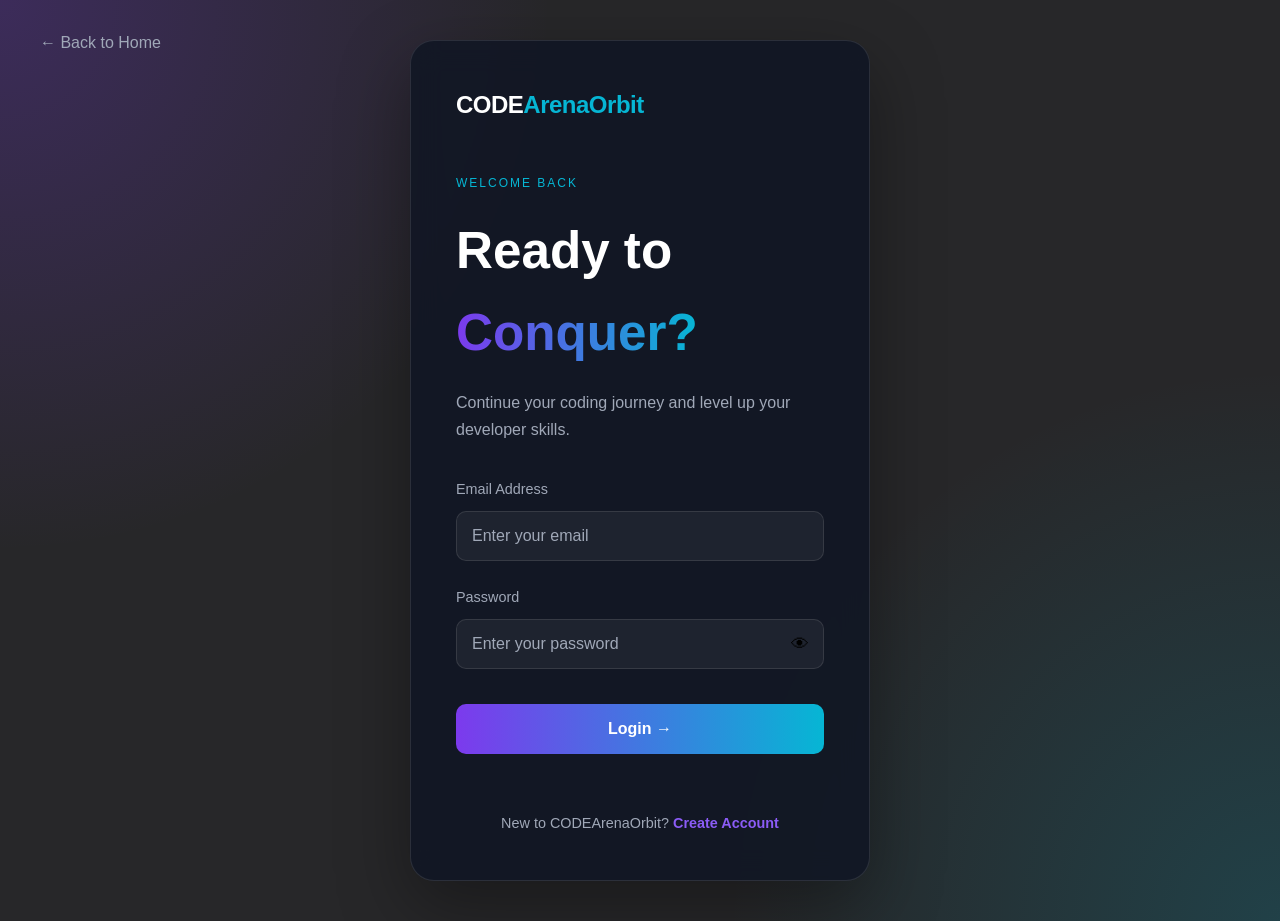
<file: login.html>
<!DOCTYPE html>
<html lang="en">

<head>

    <meta charset="UTF-8">

    <meta name="viewport" content="width=device-width, initial-scale=1.0">

    <title>Login | CODEArenaOrbit</title>

    <link rel="stylesheet" href="style.css">

    <link rel="icon" type="image/png" href="favicon.png">

</head>


<body class="login-page">


    <!-- =========================
         LOGIN SECTION
    ========================== -->

    <section class="login-section">


        <!-- BACK TO HOME -->

        <a href="index.html" class="back-home">

            ← Back to Home

        </a>


        <!-- =========================
             LOGIN CARD
        ========================== -->

        <div class="login-card">


            <!-- LOGO -->

            <div class="login-logo">

                CODE<span>ArenaOrbit</span>

            </div>


            <!-- =========================
                 LOGIN BOX
            ========================== -->

            <div id="login-box">

                <span class="login-label">

                    WELCOME BACK

                </span>


                <h1>

                    Ready to <span>Conquer?</span>

                </h1>


                <p class="login-description">

                    Continue your coding journey and level up
                    your developer skills.

                </p>


                <!-- LOGIN FORM -->

                <form id="login-form">


                    <!-- EMAIL -->

                    <div class="input-group">

                        <label for="email">

                            Email Address

                        </label>


                        <input
                            type="email"
                            id="email"
                            placeholder="Enter your email"
                            required
                        >

                    </div>


                    <!-- PASSWORD -->

                    <div class="input-group">

                        <label for="password">

                            Password

                        </label>


                        <div class="password-box">

                            <input
                                type="password"
                                id="password"
                                placeholder="Enter your password"
                                required
                            >


                            <button
                                type="button"
                                id="toggle-password"
                            >

                                👁

                            </button>

                        </div>

                    </div>


                    <!-- LOGIN BUTTON -->

                    <button
                        type="submit"
                        class="login-submit"
                    >

                        Login →

                    </button>


                    <!-- MESSAGE -->

                    <p
                        id="login-message"
                        class="login-message"
                    ></p>


                </form>


                <!-- SIGNUP -->

                <p class="signup-text">

                    New to CODEArenaOrbit?

                    <a
                        href="#"
                        id="show-signup"
                    >

                        Create Account

                    </a>

                </p>

            </div>


            <!-- =========================
                 SIGNUP BOX
            ========================== -->

            <div
                id="signup-box"
                style="display: none;"
            >

                <span class="login-label">

                    CREATE ACCOUNT

                </span>


                <h1>

                    Start Your <span>Journey.</span>

                </h1>


                <p class="login-description">

                    Create your account and build your
                    developer profile.

                </p>


                <!-- SIGNUP FORM -->

                <form id="signup-form">


                    <!-- NAME -->

                    <div class="input-group">

                        <label for="signup-name">

                            Full Name

                        </label>


                        <input
                            type="text"
                            id="signup-name"
                            placeholder="Enter your name"
                            required
                        >

                    </div>


                    <!-- EMAIL -->

                    <div class="input-group">

                        <label for="signup-email">

                            Email Address

                        </label>


                        <input
                            type="email"
                            id="signup-email"
                            placeholder="Enter your email"
                            required
                        >

                    </div>


                    <!-- PASSWORD -->

                    <div class="input-group">

                        <label for="signup-password">

                            Password

                        </label>


                        <input
                            type="password"
                            id="signup-password"
                            placeholder="Create a password"
                            required
                        >

                    </div>


                    <!-- CONFIRM PASSWORD -->

                    <div class="input-group">

                        <label for="signup-confirm-password">

                            Confirm Password

                        </label>


                        <input
                            type="password"
                            id="signup-confirm-password"
                            placeholder="Confirm your password"
                            required
                        >

                    </div>


                    <!-- CREATE BUTTON -->

                    <button
                        type="submit"
                        class="login-submit"
                    >

                        Create Account →

                    </button>


                    <!-- MESSAGE -->

                    <p
                        id="signup-message"
                        class="login-message"
                    ></p>


                </form>


                <!-- BACK TO LOGIN -->

                <p class="signup-text">

                    Already have an account?

                    <a
                        href="#"
                        id="show-login"
                    >

                        Login

                    </a>

                </p>

            </div>


        </div>


    </section>


    <!-- JAVASCRIPT -->

    <script src="login.js"></script>


</body>

</html>
</file>
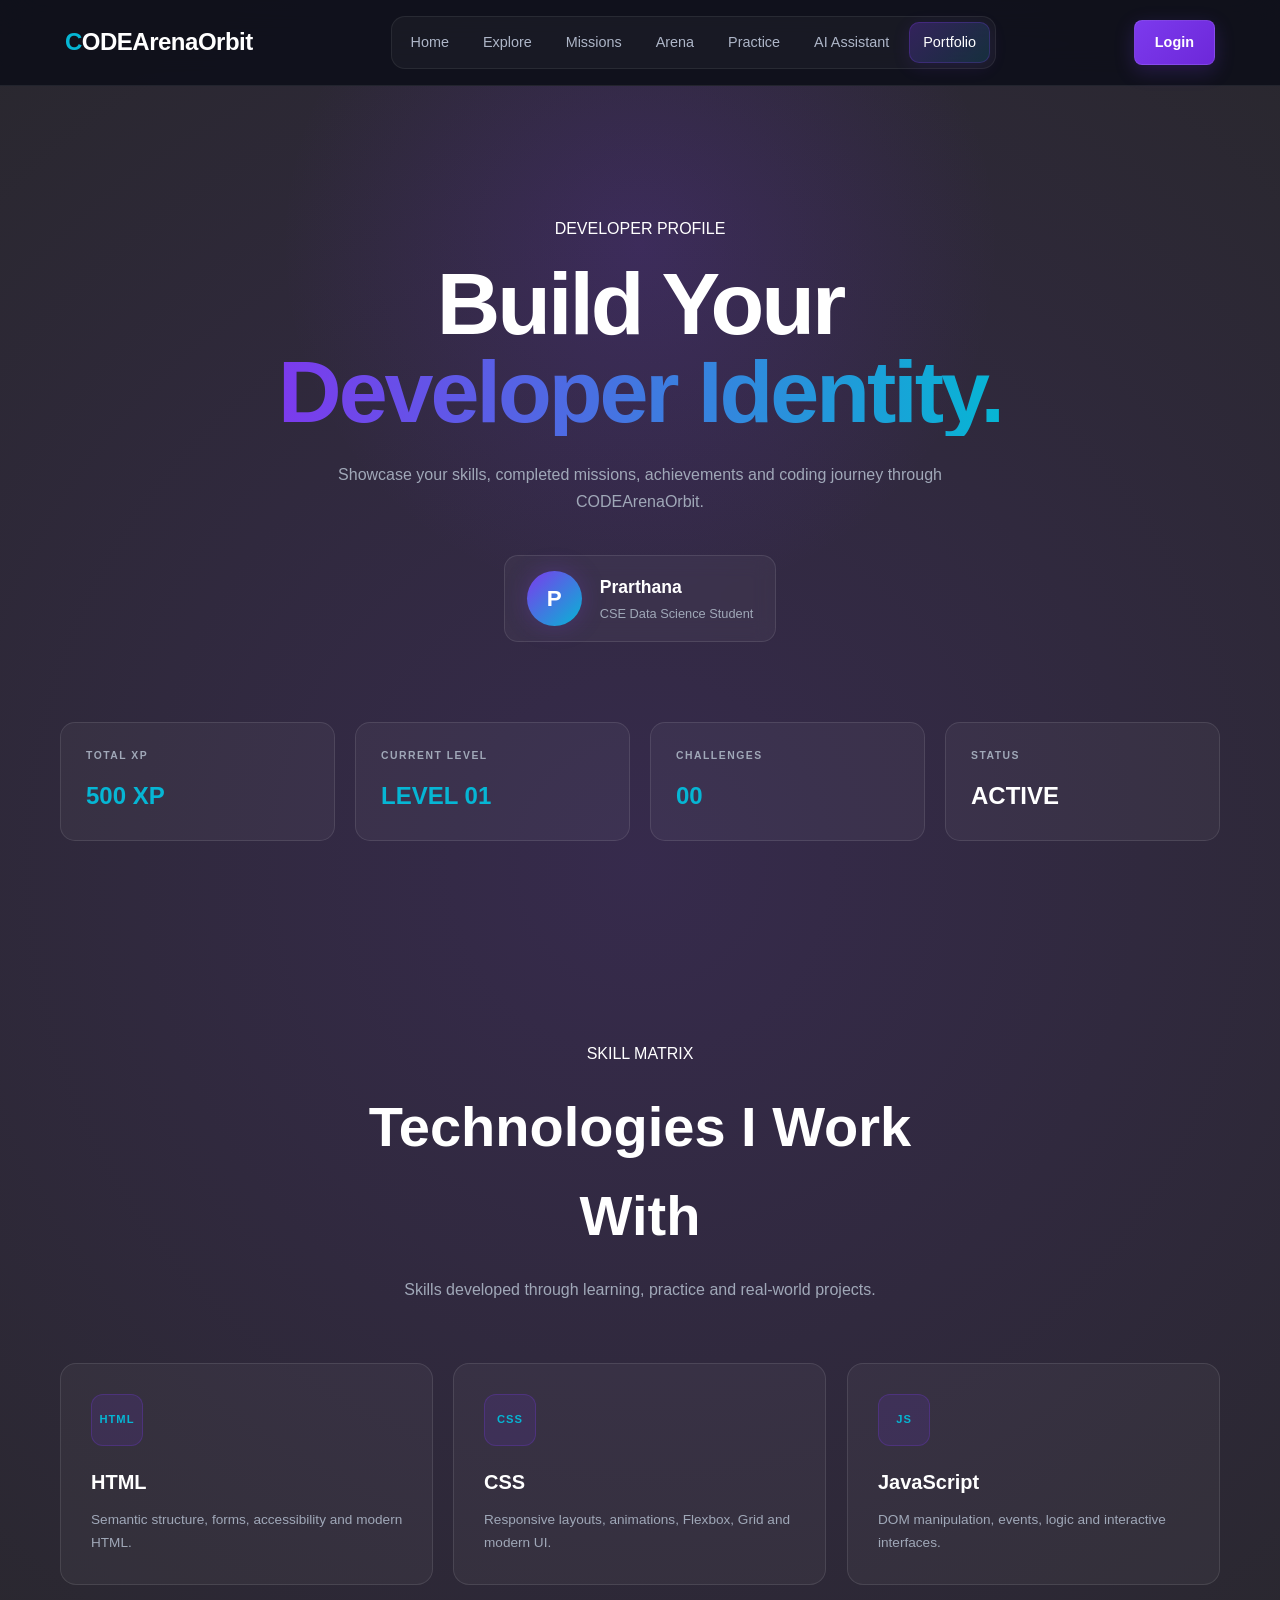
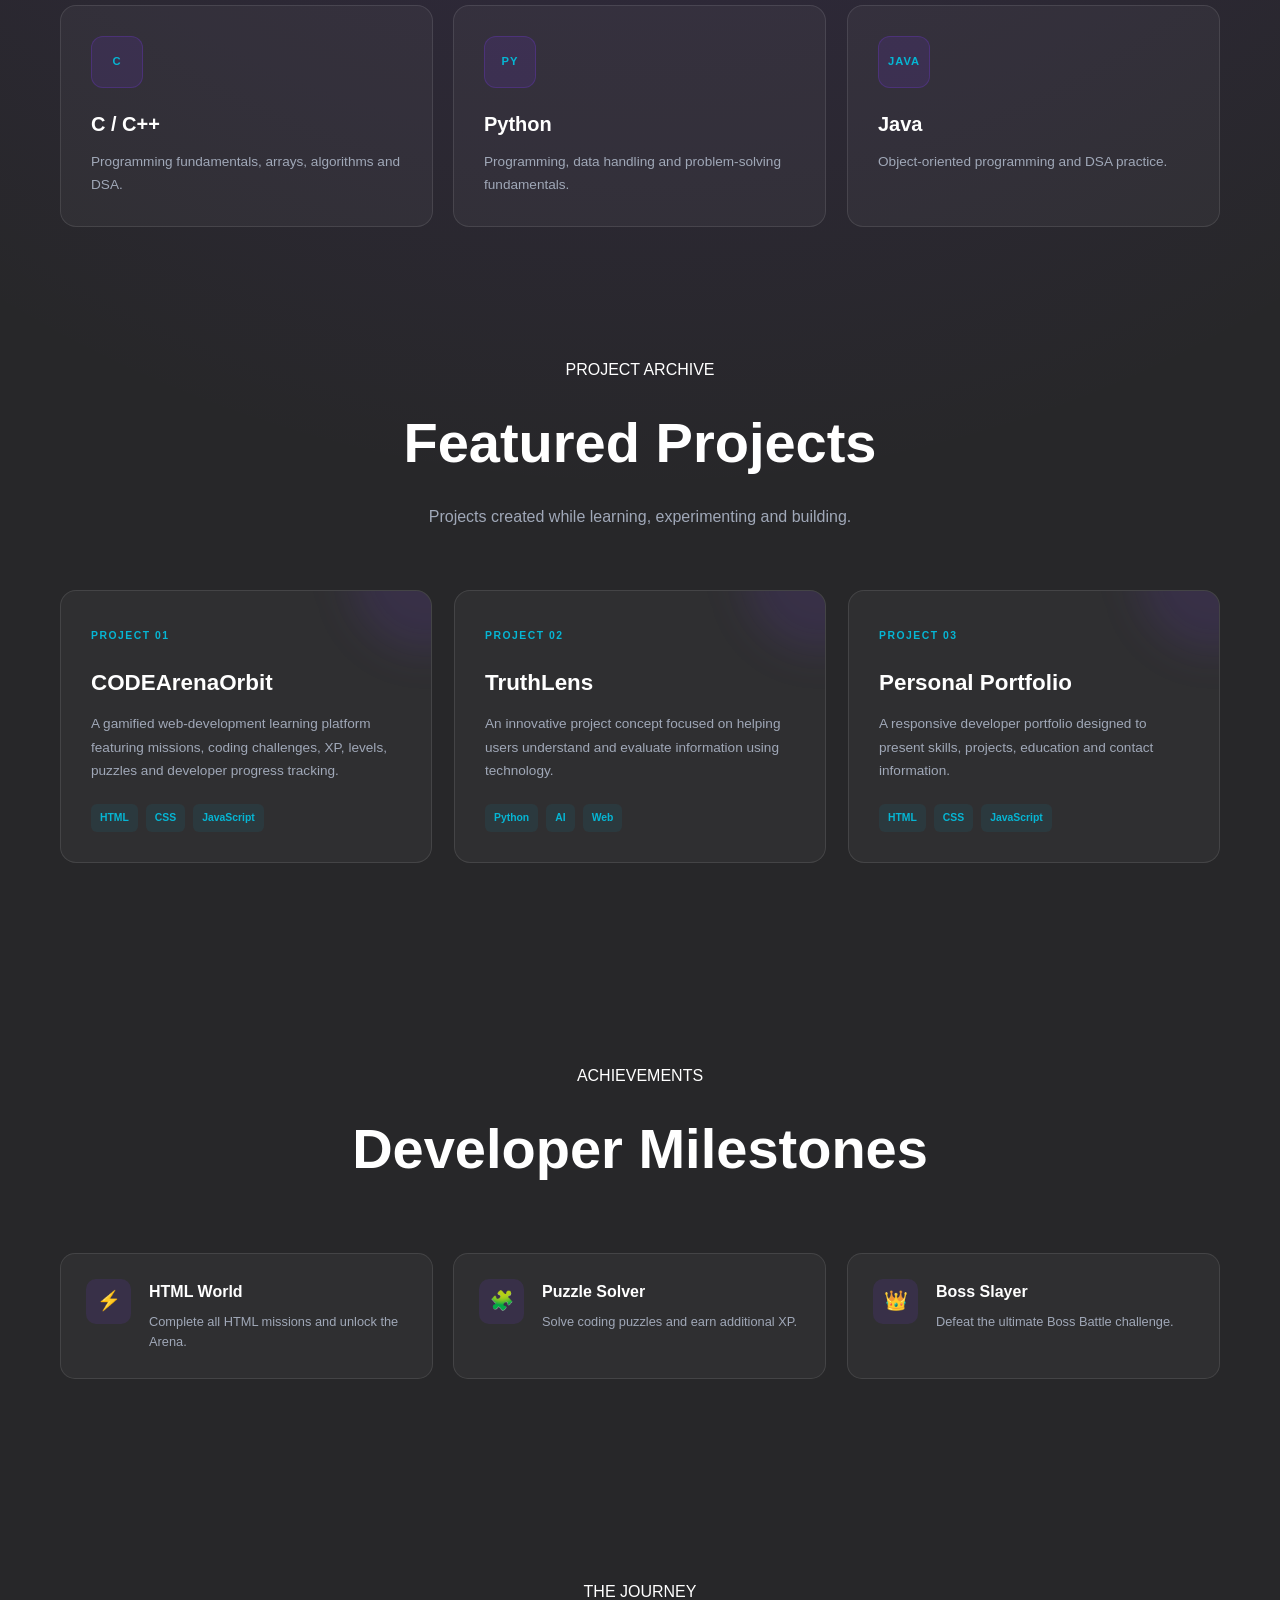
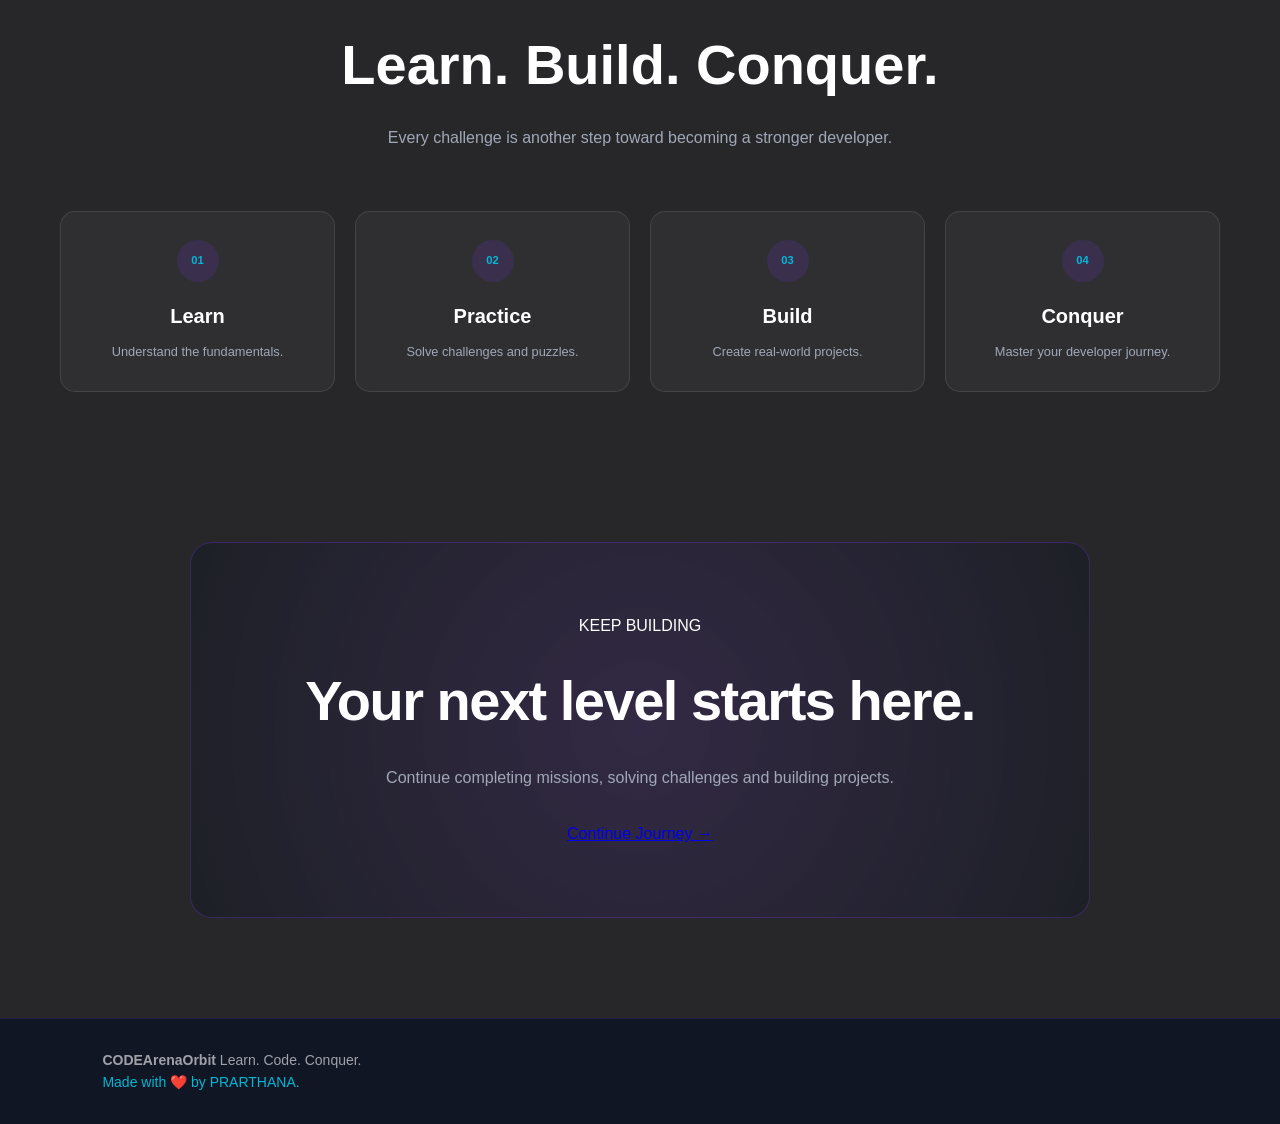
<file: portfolio.html>
<!DOCTYPE html>
<html lang="en">

<head>

    <meta charset="UTF-8">

    <meta
        name="viewport"
        content="width=device-width, initial-scale=1.0"
    >

    <title>CODEArenaOrbit | Portfolio</title>

    <link
        rel="stylesheet"
        href="style.css"
    >
<link rel="icon" type="image/png" href="favicon.png">
</head>


<body>


<!-- =========================================
     NAVBAR
========================================= -->

<header class="navbar">

    <nav class="nav-container">

        <div class="logo">
            CODEArenaOrbit
        </div>

        <ul class="nav-links">

            <li>
                <a href="index.html">Home</a>
            </li>

            <li>
                <a href="index.html#features">Explore</a>
            </li>

            <li>
                <a href="missions.html">Missions</a>
            </li>

            <li>
                <a href="arena.html">Arena</a>
            </li>

            <li>
                <a href="practice.html">Practice</a>
            </li>
            <li>
                <a href="ai.html">AI Assistant</a>
            </li>
            <li>
                <a href="portfolio.html">Portfolio</a>
            </li>

        </ul>

        <a href="login.html" class="login-btn">
            Login
        </a>

    </nav>

</header>


<!-- =========================================
     PORTFOLIO HERO
========================================= -->

<section class="portfolio-hero">

    <span class="section-tag">
        DEVELOPER PROFILE
    </span>

    <h1>
        Build Your
        <span>Developer Identity.</span>
    </h1>

    <p>
        Showcase your skills, completed missions,
        achievements and coding journey through
        CODEArenaOrbit.
    </p>


    <div class="portfolio-profile">

        <div class="profile-avatar">
            P
        </div>

        <div>

            <h2>
                Prarthana
            </h2>

            <p>
                CSE Data Science Student
            </p>

        </div>

    </div>

</section>



<!-- =========================================
     PROFILE STATS
========================================= -->

<section class="portfolio-stats">

    <div class="portfolio-stat-card">

        <span>
            TOTAL XP
        </span>

        <strong id="portfolio-xp">
            0 XP
        </strong>

    </div>


    <div class="portfolio-stat-card">

        <span>
            CURRENT LEVEL
        </span>

        <strong id="portfolio-level">
            LEVEL 01
        </strong>

    </div>


    <div class="portfolio-stat-card">

        <span>
            CHALLENGES
        </span>

        <strong id="portfolio-challenges">
            00
        </strong>

    </div>


    <div class="portfolio-stat-card">

        <span>
            STATUS
        </span>

        <strong class="portfolio-status">
            ACTIVE
        </strong>

    </div>

</section>



<!-- =========================================
     SKILLS
========================================= -->

<section class="portfolio-section">

    <div class="section-heading">

        <span class="section-tag">
            SKILL MATRIX
        </span>

        <h2>
            Technologies I Work With
        </h2>

        <p>
            Skills developed through learning,
            practice and real-world projects.
        </p>

    </div>


    <div class="skills-grid">

        <div class="skill-card">

            <div class="skill-icon">
                HTML
            </div>

            <h3>
                HTML
            </h3>

            <p>
                Semantic structure, forms,
                accessibility and modern HTML.
            </p>

        </div>


        <div class="skill-card">

            <div class="skill-icon">
                CSS
            </div>

            <h3>
                CSS
            </h3>

            <p>
                Responsive layouts, animations,
                Flexbox, Grid and modern UI.
            </p>

        </div>


        <div class="skill-card">

            <div class="skill-icon">
                JS
            </div>

            <h3>
                JavaScript
            </h3>

            <p>
                DOM manipulation, events,
                logic and interactive interfaces.
            </p>

        </div>


        <div class="skill-card">

            <div class="skill-icon">
                C
            </div>

            <h3>
                C / C++
            </h3>

            <p>
                Programming fundamentals,
                arrays, algorithms and DSA.
            </p>

        </div>


        <div class="skill-card">

            <div class="skill-icon">
                PY
            </div>

            <h3>
                Python
            </h3>

            <p>
                Programming, data handling and
                problem-solving fundamentals.
            </p>

        </div>


        <div class="skill-card">

            <div class="skill-icon">
                JAVA
            </div>

            <h3>
                Java
            </h3>

            <p>
                Object-oriented programming
                and DSA practice.
            </p>

        </div>

    </div>

</section>



<!-- =========================================
     PROJECTS
========================================= -->

<section class="portfolio-section projects-section">

    <div class="section-heading">

        <span class="section-tag">
            PROJECT ARCHIVE
        </span>

        <h2>
            Featured Projects
        </h2>

        <p>
            Projects created while learning,
            experimenting and building.
        </p>

    </div>


    <div class="projects-grid">


        <article class="project-card">

            <span class="project-number">
                PROJECT 01
            </span>

            <h3>
                CODEArenaOrbit
            </h3>

            <p>
                A gamified web-development learning
                platform featuring missions, coding
                challenges, XP, levels, puzzles and
                developer progress tracking.
            </p>

            <div class="project-tech">

                <span>HTML</span>
                <span>CSS</span>
                <span>JavaScript</span>

            </div>

        </article>



        <article class="project-card">

            <span class="project-number">
                PROJECT 02
            </span>

            <h3>
                TruthLens
            </h3>

            <p>
                An innovative project concept focused
                on helping users understand and evaluate
                information using technology.
            </p>

            <div class="project-tech">

                <span>Python</span>
                <span>AI</span>
                <span>Web</span>

            </div>

        </article>



        <article class="project-card">

            <span class="project-number">
                PROJECT 03
            </span>

            <h3>
                Personal Portfolio
            </h3>

            <p>
                A responsive developer portfolio
                designed to present skills, projects,
                education and contact information.
            </p>

            <div class="project-tech">

                <span>HTML</span>
                <span>CSS</span>
                <span>JavaScript</span>

            </div>

        </article>

    </div>

</section>



<!-- =========================================
     ACHIEVEMENTS
========================================= -->

<section class="portfolio-section">

    <div class="section-heading">

        <span class="section-tag">
            ACHIEVEMENTS
        </span>

        <h2>
            Developer Milestones
        </h2>

    </div>


    <div class="achievement-grid">

        <div class="achievement-card">

            <span class="achievement-icon">
                ⚡
            </span>

            <div>

                <h3>
                    HTML World
                </h3>

                <p>
                    Complete all HTML missions
                    and unlock the Arena.
                </p>

            </div>

        </div>


        <div class="achievement-card">

            <span class="achievement-icon">
                🧩
            </span>

            <div>

                <h3>
                    Puzzle Solver
                </h3>

                <p>
                    Solve coding puzzles and
                    earn additional XP.
                </p>

            </div>

        </div>


        <div class="achievement-card">

            <span class="achievement-icon">
                👑
            </span>

            <div>

                <h3>
                    Boss Slayer
                </h3>

                <p>
                    Defeat the ultimate Boss
                    Battle challenge.
                </p>

            </div>

        </div>

    </div>

</section>



<!-- =========================================
     DEVELOPER JOURNEY
========================================= -->

<section class="portfolio-journey">

    <div class="section-heading">

        <span class="section-tag">
            THE JOURNEY
        </span>

        <h2>
            Learn. Build. Conquer.
        </h2>

        <p>
            Every challenge is another step
            toward becoming a stronger developer.
        </p>

    </div>


    <div class="journey-line">

        <div class="journey-step">

            <span>
                01
            </span>

            <h3>
                Learn
            </h3>

            <p>
                Understand the fundamentals.
            </p>

        </div>


        <div class="journey-step">

            <span>
                02
            </span>

            <h3>
                Practice
            </h3>

            <p>
                Solve challenges and puzzles.
            </p>

        </div>


        <div class="journey-step">

            <span>
                03
            </span>

            <h3>
                Build
            </h3>

            <p>
                Create real-world projects.
            </p>

        </div>


        <div class="journey-step">

            <span>
                04
            </span>

            <h3>
                Conquer
            </h3>

            <p>
                Master your developer journey.
            </p>

        </div>

    </div>

</section>



<!-- =========================================
     FINAL CTA
========================================= -->

<section class="portfolio-cta">

    <span class="section-tag">
        KEEP BUILDING
    </span>

    <h2>
        Your next level starts here.
    </h2>

    <p>
        Continue completing missions,
        solving challenges and building projects.
    </p>

    <a
        href="missions.html"
        class="hero-btn primary"
    >
        Continue Journey →
    </a>

</section>



<!-- =========================================
     FOOTER
========================================= -->

<footer class="footer">

    <div class="footer-container">

        <strong>
            CODEArenaOrbit
        </strong>

        <span>
            Learn. Code. Conquer.
        </span>
<p>
        Made with ❤️
        by PRARTHANA.
    </p>
    </div>

</footer>



<script>

    // =========================
    // PORTFOLIO XP
    // =========================

    const portfolioXP =
        Number(localStorage.getItem("arenaXP")) || 500;


    const portfolioXPDisplay =
        document.querySelector("#portfolio-xp");


    const portfolioLevelDisplay =
        document.querySelector("#portfolio-level");


    const portfolioChallengesDisplay =
        document.querySelector(
            "#portfolio-challenges"
        );


    if (portfolioXPDisplay) {

        portfolioXPDisplay.textContent =
            portfolioXP + " XP";

    }


    let portfolioLevel =
        Math.floor(portfolioXP / 500);


    if (portfolioLevel < 1) {

        portfolioLevel = 1;

    }


    if (portfolioLevelDisplay) {

        portfolioLevelDisplay.textContent =
            "LEVEL " +
            String(portfolioLevel).padStart(
                2,
                "0"
            );

    }


    let completed =
        0;


    if (
        localStorage.getItem(
            "dailyChallengeCompleted"
        ) === "true"
    ) {

        completed++;

    }


    for (let i = 0; i < 3; i++) {

        if (
            localStorage.getItem(
                "puzzle" + i + "Completed"
            ) === "true"
        ) {

            completed++;

        }

    }


    if (
        localStorage.getItem(
            "bossBattleCompleted"
        ) === "true"
    ) {

        completed++;

    }


    if (portfolioChallengesDisplay) {

        portfolioChallengesDisplay.textContent =
            String(completed).padStart(
                2,
                "0"
            );

    }

</script>

<script>
    const currentPage =
        window.location.pathname
            .split("/")
            .pop();

    document
        .querySelectorAll(".nav-links a")
        .forEach(function (link) {

            if (
                link.getAttribute("href") ===
                currentPage
            ) {

                link.classList.add("active");

            }

        });
</script>
</body>

</html>
</file>
<file: style.css>
/* =========================
   GLOBAL RESET
========================= */

* {
    margin: 0;
    padding: 0;
    box-sizing: border-box;
}


/* =========================
   ROOT VARIABLES
========================= */

:root {
    --bg-primary: #272729;
    --bg-secondary: #101624;

    --text-primary: #ffffff;
    --text-secondary: #a0a8b8;

    --accent-primary: #7c3aed;
    --accent-secondary: #06b6d4;

    --border-color: rgba(255, 255, 255, 0.1);

    --max-width: 1200px;
}


/* =========================
   BODY
========================= */

body {
    background-color: var(--bg-primary);
    color: var(--text-primary);

    font-family: Arial, sans-serif;

    line-height: 1.6;
}
/* ================= NAVBAR ================= */

.navbar {
    position: sticky;
    top: 0;
    z-index: 1000;
    width: 100%;
    background: rgba(10, 12, 22, 0.78);
    backdrop-filter: blur(18px);
    -webkit-backdrop-filter: blur(18px);
    border-bottom: 1px solid rgba(255, 255, 255, 0.08);
}

.nav-container {
    max-width: var(--max-width);
    margin: auto;
    padding: 16px 25px;

    display: flex;
    align-items: center;
    justify-content: space-between;
    gap: 30px;
}

/* Logo */

.logo {
    color: #ffffff;
    font-size: 1.35rem;
    font-weight: 800;
    letter-spacing: -0.5px;
    white-space: nowrap;
}

.logo::first-letter {
    color: var(--accent-secondary);
}


/* Navigation Links */

.nav-links {
    display: flex;
    align-items: center;
    justify-content: center;
    gap: 6px;

    list-style: none;
    margin: 0;
    padding: 5px;

    background: rgba(255, 255, 255, 0.035);
    border: 1px solid rgba(255, 255, 255, 0.07);
    border-radius: 14px;
}

.nav-links li {
    display: flex;
}

.nav-links a {
    position: relative;

    display: inline-flex;
    align-items: center;
    justify-content: center;

    padding: 9px 14px;

    color: #aeb6c8;
    text-decoration: none;

    font-size: 0.9rem;
    font-weight: 500;

    border-radius: 10px;

    transition:
        color 0.25s ease,
        background 0.25s ease,
        transform 0.25s ease;
}

.nav-links a:hover {
    color: #ffffff;
    background: rgba(124, 58, 237, 0.12);
    transform: translateY(-1px);
}


/* Active Link */

.nav-links a.active {
    color: #ffffff;
    background: linear-gradient(
        135deg,
        rgba(124, 58, 237, 0.28),
        rgba(6, 182, 212, 0.14)
    );

    box-shadow:
        inset 0 0 0 1px rgba(124, 58, 237, 0.25),
        0 4px 18px rgba(124, 58, 237, 0.12);
}


/* Login Button */

.login-btn {
    display: inline-flex;
    align-items: center;
    justify-content: center;

    padding: 10px 19px;

    color: #ffffff;
    text-decoration: none;

    font-size: 0.9rem;
    font-weight: 600;

    background: linear-gradient(
        135deg,
        var(--accent-primary),
        #6d28d9
    );

    border: 1px solid rgba(167, 139, 250, 0.3);
    border-radius: 10px;

    box-shadow: 0 6px 20px rgba(124, 58, 237, 0.22);

    transition:
        transform 0.25s ease,
        box-shadow 0.25s ease;
}

.login-btn:hover {
    color: #ffffff;
    transform: translateY(-2px);

    box-shadow:
        0 8px 28px rgba(124, 58, 237, 0.38);
}


/* ================= NAVBAR RESPONSIVE ================= */

@media (max-width: 900px) {

    .nav-container {
        gap: 15px;
    }

    .nav-links {
        gap: 2px;
    }

    .nav-links a {
        padding: 8px 9px;
        font-size: 0.82rem;
    }

    .login-btn {
        padding: 9px 14px;
    }
}


@media (max-width: 700px) {

    .nav-container {
        flex-wrap: wrap;
        justify-content: center;
        padding: 14px 15px;
    }

    .logo {
        width: 100%;
        text-align: center;
    }

    .nav-links {
        order: 2;
        width: 100%;
        overflow-x: auto;
        justify-content: flex-start;
    }

    .nav-links a {
        white-space: nowrap;
    }

    .login-btn {
        order: 1;
    }
}

/* =========================
   LOGO
========================= */

.logo {
    font-size: 1.5rem;
    font-weight: 700;
    color: var(--text-primary);
}

.logo::first-letter {
    color: var(--accent-secondary);
}


/* =========================
   NAVIGATION LINKS
========================= */

nav ul {
    display: flex;
    list-style: none;
    gap: 30px;
}

nav ul li a {
    text-decoration: none;
    color: var(--text-secondary);

    font-size: 0.95rem;

    transition: color 0.3s ease;
}

nav ul li a:hover {
    color: var(--text-primary);
}


/* =========================
   LOGIN BUTTON
========================= */

.login-btn {
    text-decoration: none;

    color: var(--text-primary);

    padding: 10px 20px;

    border: 1px solid var(--border-color);
    border-radius: 8px;

    transition: all 0.3s ease;
}

.login-btn:hover {
    background-color: var(--accent-primary);
    border-color: var(--accent-primary);

    transform: translateY(-2px);
}
/* =========================
   HERO SECTION
========================= */

.hero {
    min-height: 85vh;

    display: flex;
    align-items: center;
    justify-content: center;

    text-align: center;

    padding: 80px 25px;
}

.hero-content {
    max-width: 850px;
}

.hero-content > p:first-child {
    color: var(--accent-secondary);

    font-size: 0.85rem;
    font-weight: 700;

    letter-spacing: 3px;

    margin-bottom: 20px;
}

.hero h1 {
    font-size: clamp(3rem, 8vw, 6rem);

    line-height: 1.05;

    margin-bottom: 25px;
}

.hero-content > p:nth-of-type(2) {
    max-width: 600px;

    margin: 0 auto 35px;

    color: var(--text-secondary);

    font-size: 1.1rem;
}
/* =========================
   HERO BUTTONS
========================= */

.hero-buttons {
    display: flex;
    justify-content: center;
    gap: 15px;

    margin-bottom: 60px;
}

.hero-buttons a {
    text-decoration: none;

    padding: 13px 25px;

    border-radius: 8px;

    font-weight: 600;

    transition: all 0.3s ease;
}


/* Primary Button */

.primary-btn {
    background-color: var(--accent-primary);
    color: var(--text-primary);
}

.primary-btn:hover {
    transform: translateY(-3px);
}


/* Secondary Button */

.secondary-btn {
    border: 1px solid var(--border-color);
    color: var(--text-primary);
}

.secondary-btn:hover {
    background-color: var(--bg-secondary);
    transform: translateY(-3px);
}
/* =========================
   HERO STATS
========================= */

.hero-stats {
    display: flex;
    justify-content: center;
    gap: 20px;
}

.stat-card {
    min-width: 180px;

    padding: 20px;

    background-color: var(--bg-secondary);

    border: 1px solid var(--border-color);
    border-radius: 12px;

    transition: transform 0.3s ease,
                border-color 0.3s ease;
}

.stat-card:hover {
    transform: translateY(-5px);
    border-color: var(--accent-secondary);
}

.stat-card span {
    font-size: 1.5rem;
}

.stat-card h3 {
    margin: 8px 0 3px;

    font-size: 1.4rem;
}

.stat-card p {
    color: var(--text-secondary);

    font-size: 0.75rem;
    letter-spacing: 1px;
}
/* =========================
   FEATURES SECTION
========================= */

.features {
    max-width: var(--max-width);

    margin: 0 auto;

    padding: 100px 25px;
}


/* =========================
   SECTION HEADER
========================= */

.section-header {
    text-align: center;

    max-width: 700px;

    margin: 0 auto 60px;
}

.section-label {
    color: var(--accent-secondary);

    font-size: 0.8rem;
    font-weight: 700;

    letter-spacing: 2px;
}

.section-header h2 {
    font-size: 2.8rem;

    line-height: 1.2;

    margin: 15px 0;
}

.section-header p {
    color: var(--text-secondary);

    font-size: 1rem;
}


/* =========================
   FEATURE GRID
========================= */

.feature-grid {
    display: grid;

    grid-template-columns: repeat(4, 1fr);

    gap: 20px;
}


/* =========================
   FEATURE CARD
========================= */

.feature-card {
    padding: 30px;

    background-color: var(--bg-secondary);

    border: 1px solid var(--border-color);

    border-radius: 16px;

    transition: transform 0.3s ease,
                border-color 0.3s ease;
}

.feature-card:hover {
    transform: translateY(-8px);

    border-color: var(--accent-primary);
}


/* =========================
   FEATURE ICON
========================= */

.feature-icon {
    font-size: 2rem;

    display: inline-block;

    margin-bottom: 20px;
}


/* =========================
   FEATURE CARD TEXT
========================= */

.feature-card h3 {
    font-size: 1.2rem;

    margin-bottom: 12px;
}

.feature-card p {
    color: var(--text-secondary);

    font-size: 0.9rem;

    margin-bottom: 20px;
}


/* =========================
   FEATURE CARD LINK
========================= */

.feature-card a {
    color: var(--accent-secondary);

    text-decoration: none;

    font-size: 0.9rem;

    font-weight: 600;
}

.feature-card a:hover {
    color: var(--text-primary);
}
/* =========================
   FUTURISTIC BACKGROUND
========================= */

body {
    background:
        radial-gradient(
            circle at 50% 20%,
            rgba(124, 58, 237, 0.18),
            transparent 35%
        ),
        var(--bg-primary);
}


/* =========================
   HERO GLOW
========================= */

.hero {
    position: relative;
    overflow: hidden;
}

.hero::before {
    content: "";

    position: absolute;

    width: 500px;
    height: 500px;

    background: var(--accent-primary);

    opacity: 0.08;

    filter: blur(120px);

    border-radius: 50%;

    top: 10%;
    left: 50%;

    transform: translateX(-50%);

    pointer-events: none;
}
/* =========================
   HERO HEADING EFFECT
========================= */

.hero h1 {
    background: linear-gradient(
        90deg,
        var(--text-primary),
        var(--accent-secondary),
        var(--accent-primary)
    );

    -webkit-background-clip: text;
    background-clip: text;

    -webkit-text-fill-color: transparent;

    text-shadow: 0 0 30px rgba(124, 58, 237, 0.15);
}
/* =========================
   GLASS NAVBAR
========================= */

header {
    position: sticky;
    top: 0;
    z-index: 1000;

    background: rgba(8, 11, 20, 0.7);

    backdrop-filter: blur(12px);
    -webkit-backdrop-filter: blur(12px);

    border-bottom: 1px solid var(--border-color);
}
/* =========================
   FEATURE CARD GLOW EFFECT
========================= */

.feature-card {
    position: relative;
    overflow: hidden;
}

.feature-card::before {
    content: "";

    position: absolute;

    width: 180px;
    height: 180px;

    background: var(--accent-primary);

    opacity: 0;

    filter: blur(80px);

    border-radius: 50%;

    top: -80px;
    right: -80px;

    transition: opacity 0.4s ease;

    pointer-events: none;
}

.feature-card:hover::before {
    opacity: 0.18;
}
/* =========================
   FEATURE ICON
========================= */

.feature-icon {
    width: 55px;
    height: 55px;

    display: flex;
    align-items: center;
    justify-content: center;

    font-size: 1.6rem;

    background: rgba(124, 58, 237, 0.12);

    border: 1px solid rgba(124, 58, 237, 0.3);

    border-radius: 14px;

    margin-bottom: 20px;

    box-shadow:
        0 0 20px rgba(124, 58, 237, 0.15);

    transition:
        transform 0.3s ease,
        box-shadow 0.3s ease;
}

.feature-card:hover .feature-icon {
    transform: scale(1.1) rotate(-5deg);

    box-shadow:
        0 0 30px rgba(124, 58, 237, 0.35);
}
/* =========================
   HOW IT WORKS SECTION
========================= */

.how-it-works {
    max-width: var(--max-width);

    margin: 0 auto;

    padding: 100px 25px;
}


/* =========================
   JOURNEY LAYOUT
========================= */

.journey {
    display: grid;

    grid-template-columns: repeat(5, 1fr);

    gap: 20px;

    position: relative;
}


/* =========================
   JOURNEY CONNECTING LINE
========================= */

.journey::before {
    content: "";

    position: absolute;

    top: 28px;
    left: 10%;
    right: 10%;

    height: 2px;

    background: linear-gradient(
        90deg,
        var(--accent-secondary),
        var(--accent-primary),
        var(--accent-secondary)
    );

    opacity: 0.5;
}


/* =========================
   JOURNEY STEP
========================= */

.journey-step {
    position: relative;

    padding: 30px 20px;

    text-align: center;

    background: var(--bg-secondary);

    border: 1px solid var(--border-color);

    border-radius: 16px;

    transition:
        transform 0.3s ease,
        border-color 0.3s ease,
        box-shadow 0.3s ease;
}


/* =========================
   STEP HOVER
========================= */

.journey-step:hover {
    transform: translateY(-8px);

    border-color: var(--accent-secondary);

    box-shadow:
        0 0 25px rgba(6, 182, 212, 0.12);
}


/* =========================
   STEP NUMBER
========================= */

.step-number {
    position: relative;
    z-index: 2;

    width: 56px;
    height: 56px;

    display: flex;
    align-items: center;
    justify-content: center;

    margin: 0 auto 20px;

    border-radius: 50%;

    background: var(--bg-primary);

    border: 2px solid var(--accent-secondary);

    color: var(--accent-secondary);

    font-size: 0.85rem;

    font-weight: 700;

    box-shadow:
        0 0 20px rgba(6, 182, 212, 0.2);
}


/* =========================
   JOURNEY TITLE
========================= */

.journey-step h3 {
    font-size: 1.25rem;

    margin-bottom: 10px;
}


/* =========================
   JOURNEY DESCRIPTION
========================= */

.journey-step p {
    color: var(--text-secondary);

    font-size: 0.85rem;

    line-height: 1.6;
}
/* =========================
   LEARNING WORLDS
========================= */

.learning-worlds {
    max-width: var(--max-width);

    margin: 0 auto;

    padding: 100px 25px;
}


/* =========================
   WORLDS GRID
========================= */

.worlds-container {
    display: grid;

    grid-template-columns: repeat(2, 1fr);

    gap: 25px;
}


/* =========================
   WORLD CARD
========================= */

.world-card {
    position: relative;

    padding: 35px;

    background: var(--bg-secondary);

    border: 1px solid var(--border-color);

    border-radius: 20px;

    overflow: hidden;

    transition:
        transform 0.3s ease,
        border-color 0.3s ease,
        box-shadow 0.3s ease;
}

.world-card:hover {
    transform: translateY(-8px);

    border-color: var(--accent-primary);

    box-shadow:
        0 0 35px rgba(124, 58, 237, 0.15);
}


/* =========================
   WORLD NUMBER
========================= */

.world-number {
    position: absolute;

    top: 20px;
    right: 25px;

    color: var(--text-secondary);

    font-size: 0.8rem;

    font-weight: 700;

    letter-spacing: 1px;
}


/* =========================
   WORLD ICON
========================= */

.world-icon {
    width: 65px;
    height: 65px;

    display: flex;

    align-items: center;
    justify-content: center;

    margin-bottom: 25px;

    border-radius: 18px;

    background: rgba(6, 182, 212, 0.1);

    border: 1px solid rgba(6, 182, 212, 0.3);

    color: var(--accent-secondary);

    font-size: 1.4rem;

    font-weight: 700;

    box-shadow:
        0 0 25px rgba(6, 182, 212, 0.12);
}


/* =========================
   WORLD TITLE
========================= */

.world-card h3 {
    font-size: 1.8rem;

    margin-bottom: 12px;
}


/* =========================
   WORLD DESCRIPTION
========================= */

.world-card p {
    color: var(--text-secondary);

    font-size: 0.95rem;

    line-height: 1.7;

    margin-bottom: 25px;

    max-width: 500px;
}


/* =========================
   WORLD PROGRESS INFO
========================= */

.world-progress {
    display: flex;

    justify-content: space-between;

    margin-bottom: 10px;

    color: var(--text-secondary);

    font-size: 0.7rem;

    font-weight: 700;

    letter-spacing: 1px;
}


/* =========================
   PROGRESS BAR
========================= */

.progress-bar {
    width: 100%;

    height: 6px;

    background: rgba(255, 255, 255, 0.08);

    border-radius: 20px;

    overflow: hidden;
}


.progress-fill {
    width: 0%;

    height: 100%;

    background: linear-gradient(
        90deg,
        var(--accent-secondary),
        var(--accent-primary)
    );

    border-radius: inherit;
}


/* =========================
   BOSS MISSION
========================= */

.boss-world {
    background:
        radial-gradient(
            circle at 80% 20%,
            rgba(124, 58, 237, 0.15),
            transparent 40%
        ),
        var(--bg-secondary);
}


.boss-world .world-icon {
    background: rgba(124, 58, 237, 0.12);

    border-color: rgba(124, 58, 237, 0.35);

    color: var(--accent-primary);

    box-shadow:
        0 0 30px rgba(124, 58, 237, 0.2);
}


/* =========================
   BOSS BUTTON
========================= */

.boss-btn {
    display: inline-block;

    padding: 11px 18px;

    border-radius: 8px;

    background: var(--accent-primary);

    color: var(--text-primary);

    text-decoration: none;

    font-size: 0.85rem;

    font-weight: 600;

    transition:
        transform 0.3s ease,
        box-shadow 0.3s ease;
}


.boss-btn:hover {
    transform: translateY(-3px);

    box-shadow:
        0 0 25px rgba(124, 58, 237, 0.35);
}
/* =========================
   CHALLENGE ARENA
========================= */

.challenge-arena {
    max-width: var(--max-width);

    margin: 0 auto;

    padding: 100px 25px;
}


/* =========================
   ARENA GRID
========================= */

.arena-grid {
    display: grid;

    grid-template-columns: repeat(4, 1fr);

    gap: 20px;
}


/* =========================
   ARENA CARD
========================= */

.arena-card {
    position: relative;

    padding: 30px;

    background: var(--bg-secondary);

    border: 1px solid var(--border-color);

    border-radius: 18px;

    overflow: hidden;

    transition:
        transform 0.3s ease,
        border-color 0.3s ease,
        box-shadow 0.3s ease;
}


/* =========================
   CARD HOVER
========================= */

.arena-card:hover {
    transform: translateY(-8px);

    border-color: var(--accent-secondary);

    box-shadow:
        0 0 30px rgba(6, 182, 212, 0.12);
}


/* =========================
   ARENA ICON
========================= */

.arena-icon {
    width: 55px;
    height: 55px;

    display: flex;

    align-items: center;
    justify-content: center;

    margin-bottom: 20px;

    border-radius: 14px;

    background: rgba(6, 182, 212, 0.1);

    border: 1px solid rgba(6, 182, 212, 0.3);

    font-size: 1.5rem;

    box-shadow:
        0 0 20px rgba(6, 182, 212, 0.1);

    transition: transform 0.3s ease;
}


.arena-card:hover .arena-icon {
    transform: scale(1.1) rotate(5deg);
}


/* =========================
   ARENA TAG
========================= */

.arena-tag {
    position: absolute;

    top: 25px;
    right: 25px;

    padding: 5px 9px;

    border-radius: 6px;

    background: rgba(124, 58, 237, 0.12);

    color: var(--accent-primary);

    font-size: 0.65rem;

    font-weight: 700;

    letter-spacing: 1px;
}


/* =========================
   ARENA TITLE
========================= */

.arena-card h3 {
    font-size: 1.25rem;

    margin-bottom: 12px;
}


/* =========================
   ARENA DESCRIPTION
========================= */

.arena-card p {
    color: var(--text-secondary);

    font-size: 0.85rem;

    line-height: 1.7;

    margin-bottom: 25px;
}


/* =========================
   ARENA INFO
========================= */

.arena-info {
    display: flex;

    justify-content: space-between;

    padding-top: 15px;

    margin-bottom: 20px;

    border-top: 1px solid var(--border-color);

    color: var(--text-secondary);

    font-size: 0.75rem;

    font-weight: 600;
}


/* =========================
   ARENA LINK
========================= */

.arena-card a {
    color: var(--accent-secondary);

    text-decoration: none;

    font-size: 0.85rem;

    font-weight: 600;

    transition: color 0.3s ease;
}


.arena-card a:hover {
    color: var(--text-primary);
}


/* =========================
   BOSS ARENA
========================= */

.boss-arena {
    background:
        radial-gradient(
            circle at 80% 20%,
            rgba(124, 58, 237, 0.18),
            transparent 45%
        ),
        var(--bg-secondary);
}


.boss-arena:hover {
    border-color: var(--accent-primary);

    box-shadow:
        0 0 35px rgba(124, 58, 237, 0.2);
}


.boss-arena .arena-icon {
    background: rgba(124, 58, 237, 0.12);

    border-color: rgba(124, 58, 237, 0.35);

    box-shadow:
        0 0 25px rgba(124, 58, 237, 0.2);
}
/* =========================
   GAMIFICATION SECTION
========================= */

.gamification {
    max-width: var(--max-width);

    margin: 0 auto;

    padding: 100px 25px;
}


/* =========================
   GAMIFICATION GRID
========================= */

.gamification-grid {
    display: grid;

    grid-template-columns: repeat(4, 1fr);

    gap: 20px;
}


/* =========================
   GAME CARD
========================= */

.game-card {
    position: relative;

    padding: 30px;

    background: var(--bg-secondary);

    border: 1px solid var(--border-color);

    border-radius: 18px;

    overflow: hidden;

    transition:
        transform 0.3s ease,
        border-color 0.3s ease,
        box-shadow 0.3s ease;
}


.game-card:hover {
    transform: translateY(-8px);

    border-color: var(--accent-primary);

    box-shadow:
        0 0 30px rgba(124, 58, 237, 0.15);
}


/* =========================
   GAME ICON
========================= */

.game-icon {
    width: 55px;
    height: 55px;

    display: flex;

    align-items: center;
    justify-content: center;

    margin-bottom: 20px;

    border-radius: 14px;

    background: rgba(124, 58, 237, 0.12);

    border: 1px solid rgba(124, 58, 237, 0.3);

    font-size: 1.5rem;

    box-shadow:
        0 0 20px rgba(124, 58, 237, 0.12);

    transition: transform 0.3s ease;
}


.game-card:hover .game-icon {
    transform: scale(1.1) rotate(-5deg);
}


/* =========================
   GAME CARD TEXT
========================= */

.game-card h3 {
    font-size: 1.25rem;

    margin-bottom: 10px;
}


.game-card p {
    color: var(--text-secondary);

    font-size: 0.85rem;

    line-height: 1.7;

    margin-bottom: 20px;
}


/* =========================
   GAME CARD VALUE
========================= */

.game-card strong {
    color: var(--accent-secondary);

    font-size: 0.9rem;

    letter-spacing: 1px;
}


/* =========================
   XP PREVIEW
========================= */

.xp-preview {
    margin-top: 30px;

    padding: 30px;

    background: var(--bg-secondary);

    border: 1px solid var(--border-color);

    border-radius: 18px;

    box-shadow:
        0 0 30px rgba(124, 58, 237, 0.08);
}


/* =========================
   XP HEADER
========================= */

.xp-header {
    display: flex;

    align-items: center;

    justify-content: space-between;

    margin-bottom: 20px;
}


.xp-header span {
    color: var(--text-secondary);

    font-size: 0.7rem;

    letter-spacing: 2px;
}


.xp-header h3 {
    margin-top: 5px;

    font-size: 1.3rem;
}


.xp-header strong {
    color: var(--accent-secondary);

    font-size: 0.9rem;
}


/* =========================
   XP BAR
========================= */

.xp-bar {
    width: 100%;

    height: 10px;

    background: rgba(255, 255, 255, 0.08);

    border-radius: 20px;

    overflow: hidden;
}


.xp-fill {
    width: 62.5%;

    height: 100%;

    background: linear-gradient(
        90deg,
        var(--accent-secondary),
        var(--accent-primary)
    );

    border-radius: inherit;

    box-shadow:
        0 0 15px rgba(6, 182, 212, 0.3);

    animation: xpGlow 2s ease-in-out infinite alternate;
}


/* =========================
   XP ANIMATION
========================= */

@keyframes xpGlow {

    from {
        opacity: 0.7;
    }

    to {
        opacity: 1;
    }

}


/* =========================
   XP DESCRIPTION
========================= */

.xp-preview > p {
    margin-top: 12px;

    color: var(--text-secondary);

    font-size: 0.8rem;
}
/* =========================
   RESPONSIVE DESIGN
========================= */

@media (max-width: 900px) {

    nav ul {
        gap: 15px;
    }

    .feature-grid {
        grid-template-columns: repeat(2, 1fr);
    }

    .arena-grid {
        grid-template-columns: repeat(2, 1fr);
    }

    .gamification-grid {
        grid-template-columns: repeat(2, 1fr);
    }

    .journey {
        grid-template-columns: repeat(2, 1fr);
    }

    .journey::before {
        display: none;
    }

}
@media (max-width: 600px) {

    nav {
        padding: 15px 18px;
    }

    nav ul {
        display: none;
    }

    .login-btn {
        padding: 8px 14px;
        font-size: 0.85rem;
    }

    .hero {
        min-height: auto;
        padding: 70px 20px;
    }

    .hero h1 {
        font-size: clamp(2.5rem, 13vw, 4rem);
    }

    .hero-stats {
        flex-direction: column;
        align-items: center;
    }

    .stat-card {
        width: 100%;
        max-width: 300px;
    }

    .hero-buttons {
        flex-direction: column;
        align-items: center;
    }

    .hero-buttons a {
        width: 100%;
        max-width: 280px;
        text-align: center;
    }

    .section-header h2 {
        font-size: 2rem;
    }

    .feature-grid,
    .arena-grid,
    .gamification-grid,
    .worlds-container,
    .journey {
        grid-template-columns: 1fr;
    }

    .features, 
.how-it-works, 
.learning-worlds, 
.challenge-arena, 
.gamification,
.final-cta { 
    padding: 70px 20px; 
}
    .xp-header {
        flex-direction: column;
        align-items: flex-start;
        gap: 10px;
    }

}
/* =========================
   FINAL CTA
========================= */

.final-cta {
    max-width: var(--max-width);

    margin: 0 auto;

    padding: 100px 25px;
}

.cta-content {
    position: relative;

    text-align: center;

    padding: 80px 30px;

    border: 1px solid var(--border-color);

    border-radius: 24px;

    overflow: hidden;

    background:
        radial-gradient(
            circle at 50% 0%,
            rgba(124, 58, 237, 0.22),
            transparent 55%
        ),
        var(--bg-secondary);

    box-shadow:
        0 0 50px rgba(124, 58, 237, 0.08);
}

.cta-content h2 {
    font-size: clamp(2rem, 5vw, 3.5rem);

    line-height: 1.2;

    margin: 15px 0;
}

.cta-content p {
    max-width: 600px;

    margin: 0 auto 30px;

    color: var(--text-secondary);

    font-size: 1rem;
}

.cta-btn {
    display: inline-block;

    padding: 14px 28px;

    background: var(--accent-primary);

    color: var(--text-primary);

    text-decoration: none;

    border-radius: 9px;

    font-weight: 700;

    box-shadow:
        0 0 25px rgba(124, 58, 237, 0.25);

    transition:
        transform 0.3s ease,
        box-shadow 0.3s ease;
}

.cta-btn:hover {
    transform: translateY(-4px);

    box-shadow:
        0 0 35px rgba(124, 58, 237, 0.4);
}
/* =========================
   MISSIONS HERO
========================= */

.missions-hero {
    max-width: 850px;
    margin: 0 auto;
    padding: 100px 25px 60px;
    text-align: center;
}

.missions-hero h1 {
    font-size: clamp(2.5rem, 6vw, 4.5rem);
    line-height: 1.1;
    margin: 15px 0 20px;

    background: linear-gradient(
        90deg,
        var(--text-primary),
        var(--accent-secondary),
        var(--accent-primary)
    );

    -webkit-background-clip: text;
    background-clip: text;
    -webkit-text-fill-color: transparent;
}

.missions-hero p {
    max-width: 650px;
    margin: 0 auto;

    color: var(--text-secondary);
    font-size: 1rem;
}


/* =========================
   MISSIONS SECTION
========================= */

.missions {
    max-width: var(--max-width);
    margin: 0 auto;
    padding: 40px 25px 100px;

    display: grid;
    grid-template-columns: repeat(2, 1fr);
    gap: 25px;
}


/* =========================
   MISSION CARD
========================= */

.mission-card {
    position: relative;

    padding: 35px;

    background: var(--bg-secondary);

    border: 1px solid var(--border-color);
    border-radius: 20px;

    overflow: hidden;

    transition:
        transform 0.3s ease,
        border-color 0.3s ease,
        box-shadow 0.3s ease;
}

.mission-card:hover {
    transform: translateY(-8px);

    border-color: var(--accent-secondary);

    box-shadow:
        0 0 35px rgba(6, 182, 212, 0.12);
}


/* =========================
   MISSION NUMBER
========================= */

.mission-number {
    color: var(--accent-secondary);

    font-size: 0.75rem;
    font-weight: 700;

    letter-spacing: 2px;
}


/* =========================
   MISSION TITLE
========================= */

.mission-card h2 {
    font-size: 2rem;
    margin: 15px 0 12px;
}


/* =========================
   MISSION DESCRIPTION
========================= */

.mission-card p {
    color: var(--text-secondary);

    font-size: 0.9rem;
    line-height: 1.7;

    margin-bottom: 25px;
}


/* =========================
   MISSION PROGRESS
========================= */

.mission-progress {
    display: flex;

    justify-content: space-between;

    margin-bottom: 10px;

    color: var(--text-secondary);

    font-size: 0.75rem;
    font-weight: 600;
}


/* =========================
   MISSION BUTTON
========================= */

.mission-btn {
    display: inline-block;

    margin-top: 25px;

    padding: 11px 18px;

    background: var(--accent-primary);

    color: var(--text-primary);

    text-decoration: none;

    border-radius: 8px;

    font-size: 0.85rem;
    font-weight: 600;

    transition:
        transform 0.3s ease,
        box-shadow 0.3s ease;
}

.mission-btn:hover {
    transform: translateY(-3px);

    box-shadow:
        0 0 25px rgba(124, 58, 237, 0.35);
}


/* =========================
   BOSS MISSION
========================= */

.boss-mission {
    background:
        radial-gradient(
            circle at 80% 20%,
            rgba(124, 58, 237, 0.2),
            transparent 45%
        ),
        var(--bg-secondary);

    border-color: rgba(124, 58, 237, 0.25);
}

.boss-mission:hover {
    border-color: var(--accent-primary);

    box-shadow:
        0 0 40px rgba(124, 58, 237, 0.2);
}


/* =========================
   MISSIONS RESPONSIVE
========================= */

@media (max-width: 600px) {

    .missions-hero {
        padding: 70px 20px 40px;
    }

    .missions {
        grid-template-columns: 1fr;

        padding: 30px 20px 70px;
    }

    .mission-card {
        padding: 28px;
    }

}
/* =========================
   MISSION CHALLENGE
========================= */

.mission-challenge {
    max-width: 900px;
    margin: 0 auto;
    padding: 100px 25px;
}


/* =========================
   MISSION HEADER
========================= */

.mission-header {
    text-align: center;
    margin-bottom: 40px;
}

.mission-header h2 {
    font-size: clamp(2rem, 5vw, 3.2rem);
    margin: 15px 0 10px;
}

.mission-header p {
    color: var(--text-secondary);
}


/* =========================
   CHALLENGE BOX
========================= */

.challenge-box {
    padding: 40px;

    background:
        radial-gradient(
            circle at 100% 0%,
            rgba(124, 58, 237, 0.15),
            transparent 40%
        ),
        var(--bg-secondary);

    border: 1px solid var(--border-color);
    border-radius: 20px;

    box-shadow:
        0 0 40px rgba(124, 58, 237, 0.08);
}


/* =========================
   CHALLENGE LABEL
========================= */

.challenge-label {
    color: var(--accent-secondary);

    font-size: 0.75rem;
    font-weight: 700;

    letter-spacing: 2px;
}


/* =========================
   QUESTION
========================= */

.challenge-box h3 {
    margin: 20px 0 30px;

    font-size: 1.3rem;
    line-height: 1.5;
}


/* =========================
   ANSWER OPTIONS
========================= */

.answer-options {
    display: grid;
    gap: 12px;
}

.answer-option {
    display: flex;
    align-items: center;
    gap: 15px;

    padding: 16px 18px;

    background: rgba(255, 255, 255, 0.03);

    border: 1px solid var(--border-color);
    border-radius: 10px;

    cursor: pointer;

    transition:
        background 0.3s ease,
        border-color 0.3s ease,
        transform 0.3s ease;
}

.answer-option:hover {
    background: rgba(6, 182, 212, 0.06);

    border-color: var(--accent-secondary);

    transform: translateX(5px);
}

.answer-option input {
    accent-color: var(--accent-primary);
}

.answer-option span {
    color: var(--text-primary);

    font-family: monospace;
    font-size: 1rem;
}


/* =========================
   SUBMIT BUTTON
========================= */

.submit-answer {
    margin-top: 30px;

    padding: 13px 25px;

    border: none;
    border-radius: 8px;

    background: var(--accent-primary);
    color: var(--text-primary);

    font-size: 0.9rem;
    font-weight: 700;

    cursor: pointer;

    transition:
        transform 0.3s ease,
        box-shadow 0.3s ease;
}

.submit-answer:hover {
    transform: translateY(-3px);

    box-shadow:
        0 0 25px rgba(124, 58, 237, 0.35);
}


/* =========================
   RESULT MESSAGE
========================= */

.result-message {
    margin-top: 20px;

    font-size: 0.9rem;
    font-weight: 600;
}


/* =========================
   MOBILE
========================= */

@media (max-width: 600px) {

    .mission-challenge {
        padding: 70px 20px;
    }

    .challenge-box {
        padding: 25px;
    }

}
/* =========================
   ARENA HERO
========================= */

.arena-hero {
    min-height: 75vh;
    padding: 120px 20px 80px;

    display: flex;
    flex-direction: column;
    align-items: center;
    justify-content: center;

    text-align: center;

    background:
        radial-gradient(
            circle at 50% 30%,
            rgba(124, 58, 237, 0.18),
            transparent 45%
        );
}


/* ARENA TITLE */

.arena-hero h1 {
    margin-top: 20px;

    font-size: clamp(3rem, 8vw, 6rem);

    line-height: 0.95;

    letter-spacing: -3px;

    color: var(--text-primary);
}


/* COLORED PART OF TITLE */

.arena-hero h1 span {
    display: block;

    background: linear-gradient(
        90deg,
        var(--accent-primary),
        var(--accent-secondary)
    );

    -webkit-background-clip: text;
    -webkit-text-fill-color: transparent;
}


/* DESCRIPTION */

.arena-hero p {
    max-width: 650px;

    margin-top: 25px;

    color: var(--text-secondary);

    font-size: 1.05rem;

    line-height: 1.7;
}


/* =========================
   ARENA STATS
========================= */

.arena-stats {
    display: flex;

    gap: 20px;

    margin-top: 50px;

    flex-wrap: wrap;

    justify-content: center;
}


.arena-stat {
    min-width: 180px;

    padding: 22px 28px;

    background: rgba(255, 255, 255, 0.04);

    border: 1px solid var(--border-color);

    border-radius: 14px;

    backdrop-filter: blur(10px);

    transition: 0.3s ease;
}


.arena-stat:hover {
    transform: translateY(-6px);

    border-color: rgba(124, 58, 237, 0.5);

    box-shadow:
        0 10px 35px rgba(124, 58, 237, 0.15);
}


.arena-stat strong {
    display: block;

    color: var(--text-primary);

    font-size: 1.4rem;

    margin-bottom: 8px;
}


.arena-stat span {
    color: var(--text-secondary);

    font-size: 0.7rem;

    font-weight: 700;

    letter-spacing: 1.5px;
}


/* =========================
   MOBILE
========================= */

@media (max-width: 768px) {

    .arena-hero {
        padding: 100px 20px 60px;
    }


    .arena-hero h1 {
        font-size: 3rem;

        letter-spacing: -1.5px;
    }


    .arena-stats {
        flex-direction: column;

        width: 100%;

        max-width: 350px;
    }


    .arena-stat {
        width: 100%;
    }

}
/* =========================
   CHALLENGE ZONE
========================= */

.challenge-zone {
    padding: 100px 20px;
    max-width: var(--max-width);
    margin: 0 auto;
}


/* SECTION HEADING */

.section-heading {
    text-align: center;
    max-width: 700px;
    margin: 0 auto 55px;
}

.section-heading h2 {
    margin-top: 15px;
    color: var(--text-primary);
    font-size: clamp(2rem, 5vw, 3.2rem);
}

.section-heading p {
    margin-top: 15px;
    color: var(--text-secondary);
    line-height: 1.7;
}


/* CHALLENGE GRID */

.arena-challenges {
    display: grid;
    grid-template-columns: repeat(2, 1fr);
    gap: 25px;
}


/* CHALLENGE CARD */

.arena-card {
    position: relative;

    padding: 35px;

    background: rgba(255, 255, 255, 0.04);

    border: 1px solid var(--border-color);

    border-radius: 18px;

    overflow: hidden;

    transition: 0.3s ease;
}


.arena-card::before {
    content: "";

    position: absolute;

    width: 180px;
    height: 180px;

    top: -100px;
    right: -80px;

    background: rgba(124, 58, 237, 0.15);

    border-radius: 50%;

    filter: blur(20px);
}


.arena-card:hover {
    transform: translateY(-8px);

    border-color: rgba(124, 58, 237, 0.5);

    box-shadow:
        0 15px 40px rgba(124, 58, 237, 0.12);
}


/* CARD LABEL */

.arena-card-label {
    color: var(--accent-secondary);

    font-size: 0.7rem;

    font-weight: 700;

    letter-spacing: 1.5px;
}


/* CARD TITLE */

.arena-card h3 {
    margin-top: 15px;

    color: var(--text-primary);

    font-size: 1.8rem;
}


/* CARD DESCRIPTION */

.arena-card p {
    margin-top: 12px;

    color: var(--text-secondary);

    line-height: 1.7;
}


/* CARD INFORMATION */

.arena-card-info {
    display: flex;

    align-items: center;

    justify-content: space-between;

    margin-top: 25px;

    padding-top: 20px;

    border-top: 1px solid var(--border-color);
}


.arena-card-info span {
    padding: 6px 10px;

    border-radius: 6px;

    background: rgba(6, 182, 212, 0.1);

    color: var(--accent-secondary);

    font-size: 0.7rem;

    font-weight: 700;
}


.arena-card-info strong {
    color: var(--text-primary);

    font-size: 0.95rem;
}


/* ARENA BUTTON */

.arena-btn {
    width: 100%;

    margin-top: 25px;

    padding: 13px 20px;

    border: 1px solid rgba(124, 58, 237, 0.4);

    border-radius: 10px;

    background: rgba(124, 58, 237, 0.12);

    color: var(--text-primary);

    font-size: 0.9rem;

    font-weight: 700;

    cursor: pointer;

    transition: 0.3s ease;
}


.arena-btn:hover {
    background: var(--accent-primary);

    border-color: var(--accent-primary);

    transform: translateY(-2px);
}


/* BOSS CARD */

.boss-arena-card {
    border-color: rgba(6, 182, 212, 0.25);
}


.boss-arena-card::before {
    background: rgba(6, 182, 212, 0.12);
}


.boss-arena-btn {
    border-color: rgba(6, 182, 212, 0.4);

    background: rgba(6, 182, 212, 0.1);
}


.boss-arena-btn:hover {
    background: var(--accent-secondary);

    border-color: var(--accent-secondary);
}


/* MOBILE */

@media (max-width: 768px) {

    .challenge-zone {
        padding: 70px 20px;
    }

    .arena-challenges {
        grid-template-columns: 1fr;
    }

    .arena-card {
        padding: 28px;
    }

}
/* =========================
   CODING PUZZLES
========================= */

.coding-puzzles {
    padding: 100px 20px;

    max-width: var(--max-width);

    margin: 0 auto;
}


/* PUZZLE GRID */

.puzzle-grid {
    display: grid;

    grid-template-columns: repeat(3, 1fr);

    gap: 22px;
}


/* PUZZLE CARD */

.puzzle-card {
    padding: 28px;

    background: rgba(255, 255, 255, 0.04);

    border: 1px solid var(--border-color);

    border-radius: 16px;

    transition: 0.3s ease;
}


.puzzle-card:hover {
    transform: translateY(-7px);

    border-color: rgba(6, 182, 212, 0.45);

    box-shadow:
        0 15px 35px rgba(6, 182, 212, 0.1);
}


/* TOP ROW */

.puzzle-top {
    display: flex;

    align-items: center;

    justify-content: space-between;
}


/* PUZZLE NUMBER */

.puzzle-number {
    color: var(--text-secondary);

    font-size: 0.75rem;

    font-weight: 700;

    letter-spacing: 1px;
}


/* DIFFICULTY */

.puzzle-difficulty {
    padding: 5px 9px;

    border-radius: 5px;

    font-size: 0.65rem;

    font-weight: 700;

    letter-spacing: 1px;
}


/* EASY */

.puzzle-difficulty.easy {
    color: var(--accent-secondary);

    background: rgba(6, 182, 212, 0.1);
}


/* MEDIUM */

.puzzle-difficulty.medium {
    color: var(--accent-primary);

    background: rgba(124, 58, 237, 0.1);
}


/* HARD */

.puzzle-difficulty.hard {
    color: #ffffff;

    background: rgba(255, 255, 255, 0.1);
}


/* PUZZLE TITLE */

.puzzle-card h3 {
    margin-top: 22px;

    color: var(--text-primary);

    font-size: 1.35rem;
}


/* PUZZLE DESCRIPTION */

.puzzle-card p {
    margin-top: 12px;

    color: var(--text-secondary);

    line-height: 1.7;

    font-size: 0.9rem;
}


/* PUZZLE FOOTER */

.puzzle-footer {
    display: flex;

    align-items: center;

    justify-content: space-between;

    margin-top: 25px;

    padding-top: 18px;

    border-top: 1px solid var(--border-color);
}


.puzzle-footer > span {
    color: var(--accent-secondary);

    font-size: 0.85rem;

    font-weight: 700;
}


/* SOLVE BUTTON */

.puzzle-btn {
    padding: 9px 15px;

    border: 1px solid rgba(124, 58, 237, 0.4);

    border-radius: 8px;

    background: rgba(124, 58, 237, 0.1);

    color: var(--text-primary);

    font-size: 0.8rem;

    font-weight: 700;

    cursor: pointer;

    transition: 0.3s ease;
}


.puzzle-btn:hover {
    background: var(--accent-primary);

    border-color: var(--accent-primary);

    transform: translateY(-2px);
}


/* MOBILE */

@media (max-width: 900px) {

    .puzzle-grid {
        grid-template-columns: 1fr;
    }

}
/* =========================
   ARENA LEADERBOARD
========================= */

.arena-leaderboard {
    padding: 100px 20px;

    max-width: var(--max-width);

    margin: 0 auto;
}


/* LEADERBOARD CONTAINER */

.leaderboard-card {
    max-width: 900px;

    margin: 0 auto;

    background: rgba(255, 255, 255, 0.04);

    border: 1px solid var(--border-color);

    border-radius: 18px;

    overflow: hidden;
}


/* LEADERBOARD ROW */

.leaderboard-row {
    display: grid;

    grid-template-columns: 100px 1fr 150px 120px;

    align-items: center;

    gap: 20px;

    padding: 20px 25px;

    border-bottom: 1px solid var(--border-color);

    color: var(--text-secondary);

    transition: 0.3s ease;
}


/* REMOVE BORDER FROM LAST ROW */

.leaderboard-row:last-child {
    border-bottom: none;
}


/* HEADER */

.leaderboard-header {
    background: rgba(124, 58, 237, 0.08);

    color: var(--text-secondary);

    font-size: 0.7rem;

    font-weight: 700;

    letter-spacing: 1.5px;
}


/* NORMAL ROW HOVER */

.leaderboard-row:not(.leaderboard-header):hover {
    background: rgba(255, 255, 255, 0.03);

    transform: translateX(5px);
}


/* RANK */

.rank {
    color: var(--accent-secondary);

    font-weight: 700;
}


/* DEVELOPER NAME */

.developer {
    color: var(--text-primary);

    font-weight: 600;
}


/* XP */

.leaderboard-row strong {
    color: var(--accent-secondary);

    font-size: 0.9rem;
}


/* CURRENT PLAYER */

.current-player {
    background:
        linear-gradient(
            90deg,
            rgba(124, 58, 237, 0.12),
            rgba(6, 182, 212, 0.05)
        );

    border-left: 3px solid var(--accent-primary);
}


.current-player .developer {
    color: var(--accent-secondary);
}


/* MOBILE */

@media (max-width: 768px) {

    .arena-leaderboard {
        padding: 70px 20px;
    }


    .leaderboard-row {
        grid-template-columns: 55px 1fr 90px;

        gap: 10px;

        padding: 17px 15px;

        font-size: 0.8rem;
    }


    .leaderboard-row span:nth-child(3) {
        text-align: center;
    }


    .leaderboard-row strong {
        text-align: right;
    }


    .leaderboard-header {
        font-size: 0.6rem;
    }

}
/* =========================
   PLAYER PROGRESS
========================= */

.player-progress {
    padding: 100px 20px;

    max-width: var(--max-width);

    margin: 0 auto;
}


/* PROGRESS DASHBOARD */

.progress-dashboard {
    display: grid;

    grid-template-columns: repeat(3, 1fr);

    gap: 20px;

    max-width: 1000px;

    margin: 0 auto;
}


/* PROGRESS CARD */

.progress-card {
    padding: 28px;

    background: rgba(255, 255, 255, 0.04);

    border: 1px solid var(--border-color);

    border-radius: 16px;

    transition: 0.3s ease;
}


.progress-card:hover {
    transform: translateY(-6px);

    border-color: rgba(124, 58, 237, 0.45);

    box-shadow:
        0 12px 35px rgba(124, 58, 237, 0.1);
}


/* CARD LABEL */

.progress-card-label {
    display: block;

    color: var(--text-secondary);

    font-size: 0.7rem;

    font-weight: 700;

    letter-spacing: 1.5px;
}


/* MAIN VALUE */

.progress-card strong {
    display: block;

    margin-top: 14px;

    color: var(--accent-secondary);

    font-size: 1.8rem;
}


/* DESCRIPTION */

.progress-card p {
    margin-top: 10px;

    color: var(--text-secondary);

    font-size: 0.85rem;

    line-height: 1.6;
}


/* =========================
   LEVEL PROGRESS
========================= */

.level-progress {
    max-width: 1000px;

    margin: 35px auto 0;

    padding: 25px;

    background: rgba(255, 255, 255, 0.04);

    border: 1px solid var(--border-color);

    border-radius: 16px;
}


/* PROGRESS HEADER */

.level-progress-top {
    display: flex;

    justify-content: space-between;

    align-items: center;

    margin-bottom: 15px;
}


.level-progress-top span {
    color: var(--text-primary);

    font-size: 0.8rem;

    font-weight: 700;
}


.level-progress-top strong {
    color: var(--accent-secondary);

    font-size: 0.7rem;

    letter-spacing: 1px;
}


/* PROGRESS BAR */

.level-progress-bar {
    width: 100%;

    height: 10px;

    background: rgba(255, 255, 255, 0.08);

    border-radius: 20px;

    overflow: hidden;
}


/* PROGRESS FILL */

.level-progress-fill {
    width: 50%;

    height: 100%;

    border-radius: 20px;

    background: linear-gradient(
        90deg,
        var(--accent-primary),
        var(--accent-secondary)
    );

    box-shadow:
        0 0 15px rgba(124, 58, 237, 0.4);

    transition: width 0.5s ease;
}


/* =========================
   MOBILE
========================= */

@media (max-width: 768px) {

    .player-progress {
        padding: 70px 20px;
    }


    .progress-dashboard {
        grid-template-columns: 1fr;
    }


    .level-progress-top {
        flex-direction: column;

        align-items: flex-start;

        gap: 8px;
    }

}
/* =========================
   DAILY CHALLENGE BOX
========================= */

.daily-challenge-box {
    display: none;

    max-width: 800px;

    margin: 30px auto 0;

    padding: 30px;

    background: rgba(16, 22, 36, 0.95);

    border: 1px solid rgba(124, 58, 237, 0.35);

    border-radius: 16px;

    box-shadow:
        0 15px 45px rgba(0, 0, 0, 0.25);
}


/* CHALLENGE LABEL */

.daily-challenge-box .challenge-label {
    display: block;

    color: var(--accent-secondary);

    font-size: 0.7rem;

    font-weight: 700;

    letter-spacing: 1.5px;
}


/* QUESTION */

.daily-challenge-box h3 {
    margin-top: 15px;

    color: var(--text-primary);

    font-size: 1.25rem;

    line-height: 1.6;
}


/* OPTIONS */

.challenge-options {
    display: grid;

    grid-template-columns: repeat(2, 1fr);

    gap: 12px;

    margin-top: 25px;
}


/* OPTION BUTTON */

.challenge-option {
    padding: 14px 16px;

    text-align: left;

    background: rgba(255, 255, 255, 0.04);

    border: 1px solid var(--border-color);

    border-radius: 10px;

    color: var(--text-secondary);

    font-size: 0.9rem;

    cursor: pointer;

    transition: 0.3s ease;
}


/* OPTION HOVER */

.challenge-option:hover {
    color: var(--text-primary);

    background: rgba(124, 58, 237, 0.12);

    border-color: rgba(124, 58, 237, 0.5);

    transform: translateY(-2px);
}


/* RESULT */

.challenge-result {
    min-height: 24px;

    margin-top: 20px;

    color: var(--accent-secondary);

    font-weight: 700;

    text-align: center;
}


/* MOBILE */

@media (max-width: 768px) {

    .daily-challenge-box {
        padding: 22px;
    }


    .challenge-options {
        grid-template-columns: 1fr;
    }

}
/* =========================
   CODING PUZZLE OPTIONS
========================= */

.puzzle-options {
    display: grid;
    grid-template-columns: 1fr 1fr;
    gap: 10px;
    margin-top: 20px;
}


.puzzle-option {

    padding: 12px 15px;

    background:
        rgba(255, 255, 255, 0.03);

    border:
        1px solid var(--border-color);

    border-radius: 8px;

    color:
        var(--text-secondary);

    font-size: 0.85rem;

    cursor: pointer;

    transition:
        0.3s ease;

}


/* HOVER EFFECT */

.puzzle-option:hover {

    transform:
        translateY(-2px);

    color:
        var(--text-primary);

    background:
        rgba(124, 58, 237, 0.12);

    border-color:
        rgba(124, 58, 237, 0.6);

}


/* CORRECT ANSWER */

.puzzle-option.correct {

    color:
        var(--accent-secondary);

    border-color:
        var(--accent-secondary);

    background:
        rgba(6, 182, 212, 0.1);

}


/* WRONG ANSWER */

.puzzle-option.wrong {

    color:
        #ff6b6b;

    border-color:
        rgba(255, 107, 107, 0.6);

    background:
        rgba(255, 107, 107, 0.08);

}


/* DISABLED */

.puzzle-option:disabled {

    cursor:
        not-allowed;

    opacity:
        0.7;

}


/* PUZZLE RESULT */

.puzzle-result {

    min-height:
        25px;

    margin-top:
        15px;

    font-size:
        0.85rem;

    font-weight:
        600;

}


/* MOBILE */

@media (max-width: 600px) {

    .puzzle-options {

        grid-template-columns:
            1fr;

    }

}
/* =========================
   PLAYER PROGRESS
========================= */

.player-progress {
    padding: 100px 8%;
}


/* PROGRESS DASHBOARD */

.progress-dashboard {
    display: grid;

    grid-template-columns:
        repeat(3, 1fr);

    gap: 25px;

    margin-top: 50px;
}


/* PROGRESS CARD */

.progress-card {
    background: rgba(16, 22, 36, 0.8);

    border: 1px solid
        rgba(124, 58, 237, 0.25);

    border-radius: 18px;

    padding: 30px;

    transition: 0.3s;
}


/* HOVER EFFECT */

.progress-card:hover {
    transform: translateY(-8px);

    border-color: #7c3aed;

    box-shadow:
        0 15px 40px
        rgba(124, 58, 237, 0.2);
}


/* CARD LABEL */

.progress-card-label {
    display: block;

    font-size: 12px;

    letter-spacing: 2px;

    color: #06b6d4;

    margin-bottom: 18px;
}


/* CARD MAIN VALUE */

.progress-card strong {
    display: block;

    font-size: 32px;

    color: white;

    margin-bottom: 12px;
}


/* CARD TEXT */

.progress-card p {
    color: #a1a1aa;

    line-height: 1.6;

    font-size: 14px;
}


/* =========================
   LEVEL PROGRESS
========================= */

.level-progress {
    margin-top: 50px;

    padding: 30px;

    background:
        rgba(16, 22, 36, 0.8);

    border:
        1px solid
        rgba(6, 182, 212, 0.25);

    border-radius: 18px;
}


/* PROGRESS TEXT */

.level-progress-top {
    display: flex;

    justify-content: space-between;

    margin-bottom: 15px;

    font-size: 14px;

    letter-spacing: 1px;
}


.level-progress-top span {
    color: white;
}


.level-progress-top strong {
    color: #06b6d4;
}


/* PROGRESS BAR */

.level-progress-bar {
    width: 100%;

    height: 12px;

    background: #272729;

    border-radius: 20px;

    overflow: hidden;
}


/* PROGRESS FILL */

.level-progress-fill {
    width: 50%;

    height: 100%;

    background:
        linear-gradient(
            90deg,
            #7c3aed,
            #06b6d4
        );

    border-radius: 20px;

    transition: width 0.5s;
}


/* =========================
   RESPONSIVE DESIGN
========================= */

@media (max-width: 768px) {

    .progress-dashboard {

        grid-template-columns: 1fr;

    }


    .level-progress-top {

        flex-direction: column;

        gap: 10px;

    }

}
/* =========================
   FOOTER
========================= */

footer {
    padding: 30px 8%;

    border-top: 1px solid
        rgba(124, 58, 237, 0.2);

    display: flex;

    justify-content: space-between;

    align-items: center;

    background: #101624;

    color: #a1a1aa;

    font-size: 14px;
}


footer p:last-child {
    color: #06b6d4;
}


/* =========================
   ARENA PAGE RESPONSIVE
========================= */

@media (max-width: 900px) {

    /* NAVBAR */

    nav {
        padding: 20px 5%;
    }


    /* HERO */

    .arena-hero {
        padding: 100px 5%;
    }


    .arena-hero h1 {
        font-size: 55px;
    }


    /* ARENA STATS */

    .arena-stats {
        gap: 20px;
    }


    /* CHALLENGES */

    .arena-challenges {
        grid-template-columns: 1fr;
    }


    /* PUZZLES */

    .puzzle-grid {
        grid-template-columns: 1fr;
    }


    /* LEADERBOARD */

    .leaderboard-row {
        font-size: 13px;
    }

}


/* =========================
   MOBILE RESPONSIVE
========================= */

@media (max-width: 600px) {

    /* NAVBAR */

    nav {
        flex-direction: column;

        gap: 20px;
    }


    nav ul {
        gap: 15px;

        flex-wrap: wrap;

        justify-content: center;
    }


    /* HERO */

    .arena-hero {
        padding: 80px 5%;
    }


    .arena-hero h1 {
        font-size: 38px;
    }


    .arena-hero p {
        font-size: 15px;
    }


    /* ARENA STATS */

    .arena-stats {
        flex-direction: column;

        gap: 15px;
    }


    .arena-stat {
        width: 100%;
    }


    /* ALL SECTIONS */

    .challenge-zone,
    .coding-puzzles,
    .arena-leaderboard,
    .player-progress {
        padding: 70px 5%;
    }


    /* SECTION HEADINGS */

    .section-heading h2 {
        font-size: 30px;
    }


    /* LEADERBOARD */

    .leaderboard-row {
        grid-template-columns:
            0.7fr
            1.5fr
            1fr
            1fr;

        gap: 8px;

        font-size: 11px;

        padding: 15px 10px;
    }


    /* FOOTER */

    footer {
        flex-direction: column;

        gap: 10px;

        text-align: center;

        padding: 25px 5%;
    }

}
/* =========================
   CORRECT ANSWER
========================= */

.challenge-option.correct {

    background: #22c55e;

    border-color: #22c55e;

}


/* =========================
   WRONG ANSWER
========================= */

.challenge-option.wrong {

    background: #ef4444;

    border-color: #ef4444;

}
/* ==============================
   PUZZLE INTERACTION
============================== */

.puzzle-option {
    transition: 0.3s ease;
}

.puzzle-option:hover {
    transform: translateY(-3px);
}

.puzzle-option.correct {
    background: #22c55e;
    border-color: #22c55e;
    color: white;
}

.puzzle-option.wrong {
    background: #ef4444;
    border-color: #ef4444;
    color: white;
}

.puzzle-result {
    margin-top: 18px;
    font-size: 0.9rem;
    min-height: 22px;
}

.correct-result {
    color: #22c55e;
}

.wrong-result {
    color: #ef4444;
}
/* =========================
   BOSS BATTLE MODAL
========================= */

.boss-battle-box {

    display: none;

    position: fixed;

    top: 0;
    left: 0;

    width: 100%;
    height: 100%;

    background:
        rgba(0, 0, 0, 0.75);

    backdrop-filter:
        blur(10px);

    z-index: 1000;

    align-items: center;
    justify-content: center;

}


.boss-battle-box.active {

    display: flex;

}


.boss-battle-content {

    position: relative;

    width: 90%;
    max-width: 650px;

    padding: 45px;

    border-radius: 20px;

    background:
        var(--bg-secondary);

    border:
        1px solid rgba(124, 58, 237, 0.4);

    box-shadow:
        0 0 50px rgba(124, 58, 237, 0.25);

    animation:
        bossAppear 0.4s ease;

}


@keyframes bossAppear {

    from {

        opacity: 0;

        transform:
            scale(0.9)
            translateY(30px);

    }


    to {

        opacity: 1;

        transform:
            scale(1)
            translateY(0);

    }

}


.close-boss {

    position: absolute;

    top: 15px;
    right: 20px;

    border: none;

    background: transparent;

    color: white;

    font-size: 30px;

    cursor: pointer;

}


.boss-label {

    color:
        var(--accent-secondary);

    font-size: 13px;

    letter-spacing: 2px;

}


.boss-battle-content h2 {

    margin-top: 15px;

    font-size: 32px;

}


.boss-description {

    margin-top: 15px;

    color:
        rgba(255, 255, 255, 0.65);

    line-height: 1.7;

}


.boss-question {

    margin-top: 30px;

    padding: 25px;

    border-radius: 15px;

    background:
        rgba(255, 255, 255, 0.04);

}


.boss-question h3 {

    line-height: 1.6;

}


.boss-options {

    display: grid;

    grid-template-columns:
        repeat(2, 1fr);

    gap: 15px;

    margin-top: 25px;

}


.boss-option {

    padding: 15px;

    border-radius: 10px;

    border:
        1px solid rgba(255, 255, 255, 0.15);

    background:
        rgba(255, 255, 255, 0.03);

    color: white;

    cursor: pointer;

    transition:
        0.3s;

}


.boss-option:hover {

    border-color:
        var(--accent-primary);

    transform:
        translateY(-3px);

}


.boss-result {

    margin-top: 20px;

    font-weight: 600;

}
/* =====================================
   CODEARENAORBIT - ARENA PAGE
===================================== */


/* =====================================
   ARENA HERO
===================================== */

.arena-hero {
    min-height: 80vh;
    padding: 140px 25px 80px;
    text-align: center;

    display: flex;
    flex-direction: column;
    align-items: center;
    justify-content: center;

    position: relative;

    background:
        radial-gradient(
            circle at top,
            rgba(124, 58, 237, 0.18),
            transparent 55%
        );
}


.arena-hero h1 {
    font-size: clamp(3rem, 8vw, 6.5rem);

    margin-top: 20px;

    font-weight: 800;

    line-height: 1;
}


.arena-hero h1 span {
    display: block;

    background:
        linear-gradient(
            90deg,
            var(--accent-primary),
            var(--accent-secondary)
        );

    -webkit-background-clip: text;

    -webkit-text-fill-color: transparent;
}


.arena-hero p {
    max-width: 650px;

    margin-top: 25px;

    color: var(--text-secondary);

    font-size: 1.1rem;
}


/* =====================================
   ARENA STATS
===================================== */

.arena-stats {

    display: grid;

    grid-template-columns:
        repeat(3, 1fr);

    gap: 20px;

    width: 100%;
    max-width: 850px;

    margin-top: 55px;
}


.arena-stat {

    padding: 25px 20px;

    border:
        1px solid
        var(--border-color);

    background:
        rgba(255, 255, 255, 0.03);

    border-radius: 15px;

    backdrop-filter:
        blur(10px);
}


.arena-stat strong {

    display: block;

    font-size: 1.8rem;

    color:
        var(--accent-secondary);
}


.arena-stat span {

    display: block;

    margin-top: 8px;

    font-size: 0.75rem;

    letter-spacing: 1px;

    color:
        var(--text-secondary);
}


/* =====================================
   CHALLENGE ZONE
===================================== */

.challenge-zone {

    max-width:
        var(--max-width);

    margin: auto;

    padding:
        100px 25px;
}


/* =====================================
   SECTION HEADING
===================================== */

.section-heading {

    text-align: center;

    max-width: 700px;

    margin:
        0 auto 60px;
}


.section-heading h2 {

    font-size:
        clamp(
            2rem,
            5vw,
            3.5rem
        );

    margin-top: 15px;
}


.section-heading p {

    margin-top: 15px;

    color:
        var(--text-secondary);
}


/* =====================================
   ARENA CARDS
===================================== */

.arena-challenges {

    display: grid;

    grid-template-columns:
        repeat(2, 1fr);

    gap: 30px;
}


.arena-card {

    padding: 40px;

    border-radius: 20px;

    border:
        1px solid
        var(--border-color);

    background:
        rgba(255, 255, 255, 0.03);

    transition:
        0.3s;
}


.arena-card:hover {

    transform:
        translateY(-8px);

    border-color:
        var(--accent-primary);

    box-shadow:
        0 20px 50px
        rgba(124, 58, 237, 0.15);
}


.arena-card-label {

    font-size: 0.7rem;

    letter-spacing: 2px;

    color:
        var(--accent-secondary);
}


.arena-card h3 {

    margin-top: 20px;

    font-size: 1.8rem;
}


.arena-card p {

    margin-top: 15px;

    color:
        var(--text-secondary);
}


.arena-card-info {

    display: flex;

    justify-content:
        space-between;

    margin-top: 30px;

    font-size: 0.85rem;
}


.arena-card-info span {

    color:
        var(--text-secondary);
}


.arena-card-info strong {

    color:
        var(--accent-secondary);
}


/* =====================================
   ARENA BUTTON
===================================== */

.arena-btn {

    margin-top: 30px;

    width: 100%;

    padding:
        14px 20px;

    border: none;

    border-radius: 10px;

    cursor: pointer;

    font-size: 1rem;

    color: white;

    background:
        linear-gradient(
            90deg,
            var(--accent-primary),
            var(--accent-secondary)
        );

    transition:
        0.3s;
}


.arena-btn:hover {

    transform:
        translateY(-3px);

    box-shadow:
        0 10px 25px
        rgba(124, 58, 237, 0.3);
}


.arena-btn:disabled {

    opacity: 0.6;

    cursor:
        not-allowed;

    transform:
        none;
}


/* =====================================
   DAILY CHALLENGE BOX
===================================== */

.daily-challenge-box {

    display: none;

    margin-top: 25px;

    padding: 25px;

    border-radius: 15px;

    background:
        rgba(0, 0, 0, 0.2);

    border:
        1px solid
        var(--border-color);
}


.challenge-label {

    font-size: 0.7rem;

    letter-spacing: 2px;

    color:
        var(--accent-secondary);
}


.daily-challenge-box h3 {

    font-size: 1.1rem;

    margin:
        15px 0 20px;
}


.challenge-options {

    display: grid;

    grid-template-columns:
        repeat(2, 1fr);

    gap: 12px;
}


.challenge-option {

    padding: 12px;

    cursor: pointer;

    border-radius: 8px;

    color:
        var(--text-primary);

    background:
        rgba(255, 255, 255, 0.04);

    border:
        1px solid
        var(--border-color);

    transition:
        0.2s;
}


.challenge-option:hover {

    border-color:
        var(--accent-secondary);
}


/* =====================================
   CORRECT / WRONG ANSWERS
===================================== */

.correct {

    border-color:
        #22c55e !important;

    color:
        #22c55e !important;
}


.wrong {

    border-color:
        #ef4444 !important;

    color:
        #ef4444 !important;
}


.challenge-result {

    margin-top: 20px;

    font-weight: 600;
}


/* =====================================
   BOSS BATTLE
===================================== */

.boss-arena-card {

    position: relative;

    overflow: hidden;
}


.boss-arena-card::before {

    content: "";

    position: absolute;

    width: 250px;

    height: 250px;

    border-radius: 50%;

    background:
        rgba(124, 58, 237, 0.12);

    filter:
        blur(60px);

    top: -100px;

    right: -100px;
}


/* =====================================
   BOSS POPUP
===================================== */

.boss-battle-box {

    display: none;

    position: fixed;

    inset: 0;

    z-index: 1000;

    align-items: center;

    justify-content: center;

    padding: 20px;

    background:
        rgba(0, 0, 0, 0.75);

    backdrop-filter:
        blur(8px);
}


.boss-battle-content {

    width: 100%;

    max-width: 600px;

    padding: 45px;

    position: relative;

    border-radius: 20px;

    background:
        var(--bg-secondary);

    border:
        1px solid
        var(--accent-primary);

    box-shadow:
        0 0 60px
        rgba(124, 58, 237, 0.3);
}


.close-boss {

    position: absolute;

    right: 20px;

    top: 15px;

    border: none;

    background: transparent;

    color: white;

    font-size: 2rem;

    cursor: pointer;
}


.boss-label {

    font-size: 0.8rem;

    color:
        var(--accent-secondary);

    letter-spacing: 2px;
}


.boss-battle-content h2 {

    margin-top: 20px;

    font-size: 2rem;
}


.boss-description {

    margin-top: 15px;

    color:
        var(--text-secondary);
}


.boss-question {

    margin-top: 30px;

    padding: 25px;

    border-radius: 15px;

    background:
        rgba(255, 255, 255, 0.03);
}


.boss-question h3 {

    font-size: 1.1rem;

    line-height: 1.6;
}


.boss-options {

    display: grid;

    grid-template-columns:
        repeat(2, 1fr);

    gap: 12px;

    margin-top: 25px;
}


.boss-option {

    padding: 13px;

    cursor: pointer;

    border-radius: 8px;

    color:
        var(--text-primary);

    background:
        rgba(255, 255, 255, 0.05);

    border:
        1px solid
        var(--border-color);
}


.boss-option:hover {

    border-color:
        var(--accent-primary);
}


.boss-result {

    margin-top: 20px;

    font-weight: 600;
}


/* =====================================
   CODING PUZZLES
===================================== */

.coding-puzzles {

    padding:
        100px 25px;

    background:
        rgba(255, 255, 255, 0.015);
}


.puzzle-grid {

    max-width:
        var(--max-width);

    margin: auto;

    display: grid;

    grid-template-columns:
        repeat(3, 1fr);

    gap: 25px;
}


.puzzle-card {

    padding: 30px;

    border-radius: 18px;

    border:
        1px solid
        var(--border-color);

    background:
        var(--bg-primary);

    transition:
        0.3s;
}


.puzzle-card:hover {

    transform:
        translateY(-7px);

    border-color:
        var(--accent-secondary);
}


.puzzle-top {

    display: flex;

    justify-content:
        space-between;

    align-items: center;
}


.puzzle-number {

    font-size: 1.5rem;

    font-weight: bold;

    color:
        var(--accent-secondary);
}


.puzzle-difficulty {

    font-size: 0.65rem;

    padding:
        5px 10px;

    border-radius: 20px;

    letter-spacing: 1px;
}


.easy {

    color: #22c55e;

    border:
        1px solid
        rgba(34, 197, 94, 0.4);
}


.medium {

    color: #f59e0b;

    border:
        1px solid
        rgba(245, 158, 11, 0.4);
}


.hard {

    color: #ef4444;

    border:
        1px solid
        rgba(239, 68, 68, 0.4);
}


.puzzle-card h3 {

    margin-top: 25px;

    font-size: 1.3rem;
}


.puzzle-card p {

    margin-top: 12px;

    color:
        var(--text-secondary);
}


.puzzle-options {

    display: grid;

    grid-template-columns:
        repeat(2, 1fr);

    gap: 10px;

    margin-top: 25px;
}


.puzzle-option {

    padding: 10px;

    border-radius: 7px;

    cursor: pointer;

    color:
        var(--text-primary);

    background:
        rgba(255, 255, 255, 0.03);

    border:
        1px solid
        var(--border-color);
}


.puzzle-option:hover {

    border-color:
        var(--accent-secondary);
}


.puzzle-footer {

    margin-top: 25px;

    color:
        var(--accent-secondary);

    font-weight: bold;
}


.puzzle-result {

    min-height: 25px;

    font-weight: 600;
}


/* =====================================
   LEADERBOARD
===================================== */

.arena-leaderboard {

    max-width:
        var(--max-width);

    margin: auto;

    padding:
        100px 25px;
}


.leaderboard-card {

    border-radius: 18px;

    overflow: hidden;

    border:
        1px solid
        var(--border-color);

    background:
        rgba(255, 255, 255, 0.02);
}


.leaderboard-row {

    display: grid;

    grid-template-columns:
        0.7fr
        2fr
        1fr
        1fr;

    gap: 20px;

    padding:
        20px 25px;

    border-bottom:
        1px solid
        var(--border-color);

    align-items: center;
}


.leaderboard-header {

    font-size: 0.7rem;

    letter-spacing: 1px;

    color:
        var(--text-secondary);

    background:
        rgba(255, 255, 255, 0.04);
}


.rank {

    color:
        var(--accent-secondary);

    font-weight: bold;
}


.developer {

    font-weight: 600;
}


.current-player {

    background:
        rgba(124, 58, 237, 0.12);

    border-left:
        3px solid
        var(--accent-primary);
}


/* =====================================
   PLAYER PROGRESS
===================================== */

.player-progress {

    max-width:
        var(--max-width);

    margin: auto;

    padding:
        100px 25px 120px;
}


.progress-dashboard {

    display: grid;

    grid-template-columns:
        repeat(3, 1fr);

    gap: 25px;
}


.progress-card {

    padding: 30px;

    border-radius: 18px;

    border:
        1px solid
        var(--border-color);

    background:
        rgba(255, 255, 255, 0.03);
}


.progress-card-label {

    font-size: 0.7rem;

    letter-spacing: 1.5px;

    color:
        var(--text-secondary);
}


.progress-card strong {

    display: block;

    margin-top: 15px;

    font-size: 2rem;

    color:
        var(--accent-secondary);
}


.progress-card p {

    margin-top: 10px;

    font-size: 0.9rem;

    color:
        var(--text-secondary);
}


/* =====================================
   LEVEL PROGRESS BAR
===================================== */

.level-progress {

    margin-top: 40px;

    padding: 30px;

    border-radius: 18px;

    border:
        1px solid
        var(--border-color);

    background:
        rgba(255, 255, 255, 0.03);
}


.level-progress-top {

    display: flex;

    justify-content:
        space-between;

    margin-bottom: 15px;

    font-size: 0.85rem;
}


.level-progress-top strong {

    color:
        var(--accent-secondary);
}


.level-progress-bar {

    width: 100%;

    height: 12px;

    overflow: hidden;

    border-radius: 20px;

    background:
        rgba(255, 255, 255, 0.08);
}


.level-progress-fill {

    width: 0%;

    height: 100%;

    border-radius: 20px;

    transition:
        width 0.5s ease;

    background:
        linear-gradient(
            90deg,
            var(--accent-primary),
            var(--accent-secondary)
        );
}


/* =====================================
   RESPONSIVE DESIGN
===================================== */

@media (max-width: 900px) {


    .puzzle-grid {

        grid-template-columns:
            1fr 1fr;

    }


    .puzzle-card:last-child {

        grid-column:
            span 2;

    }


}


@media (max-width: 768px) {


    .arena-stats {

        grid-template-columns:
            1fr;

    }


    .arena-challenges {

        grid-template-columns:
            1fr;

    }


    .progress-dashboard {

        grid-template-columns:
            1fr;

    }


    .puzzle-grid {

        grid-template-columns:
            1fr;

    }


    .puzzle-card:last-child {

        grid-column:
            auto;

    }


    .leaderboard-row {

        grid-template-columns:
            0.6fr
            1.5fr
            1fr;

    }


    .leaderboard-row span:nth-child(3),
    .leaderboard-row strong {

        font-size: 0.8rem;

    }

}


@media (max-width: 500px) {


    .challenge-options {

        grid-template-columns:
            1fr;

    }


    .puzzle-options {

        grid-template-columns:
            1fr;

    }


    .boss-options {

        grid-template-columns:
            1fr;

    }


    .boss-battle-content {

        padding: 30px 20px;

    }


    .leaderboard-row {

        gap: 10px;

        padding:
            15px 12px;

        font-size: 0.75rem;

    }

}
/* ========================================
   CODEARENAORBIT - ARENA PAGE
======================================== */


/* ========================================
   ARENA HERO
======================================== */

.arena-hero {
    min-height: 75vh;
    display: flex;
    flex-direction: column;
    justify-content: center;
    align-items: center;

    text-align: center;

    padding: 120px 25px 80px;

    background:
        radial-gradient(
            circle at top,
            rgba(124, 58, 237, 0.22),
            transparent 55%
        );
}


.arena-hero h1 {
    font-size: clamp(3rem, 8vw, 7rem);

    line-height: 1;

    margin: 20px 0;

    letter-spacing: -3px;
}


.arena-hero h1 span {
    display: block;

    background:
        linear-gradient(
            90deg,
            var(--accent-primary),
            var(--accent-secondary)
        );

    -webkit-background-clip: text;

    color: transparent;
}


.arena-hero p {
    max-width: 650px;

    color: var(--text-secondary);

    font-size: 1.1rem;
}


/* ========================================
   ARENA STATS
======================================== */

.arena-stats {
    display: grid;

    grid-template-columns:
        repeat(3, 1fr);

    gap: 20px;

    width: min(900px, 100%);

    margin-top: 50px;
}


.arena-stat {
    padding: 28px 20px;

    background:
        rgba(255, 255, 255, 0.04);

    border:
        1px solid var(--border-color);

    border-radius: 16px;

    backdrop-filter:
        blur(10px);

    transition:
        0.3s;
}


.arena-stat:hover {
    transform:
        translateY(-6px);

    border-color:
        var(--accent-primary);

    box-shadow:
        0 15px 40px
        rgba(124, 58, 237, 0.2);
}


.arena-stat strong {
    display: block;

    font-size: 1.8rem;

    color:
        var(--accent-secondary);
}


.arena-stat span {
    display: block;

    margin-top: 8px;

    font-size: 0.75rem;

    letter-spacing: 1px;

    color:
        var(--text-secondary);
}


/* ========================================
   CHALLENGE ZONE
======================================== */

.challenge-zone {
    padding: 100px 25px;

    max-width:
        var(--max-width);

    margin:
        auto;
}


/* ========================================
   SECTION HEADING
======================================== */

.section-heading {
    text-align: center;

    max-width: 650px;

    margin:
        0 auto 60px;
}


.section-heading h2 {
    font-size:
        clamp(2rem, 5vw, 3.5rem);

    margin:
        15px 0;
}


.section-heading p {
    color:
        var(--text-secondary);
}


/* ========================================
   ARENA CARDS
======================================== */

.arena-challenges {
    display: grid;

    grid-template-columns:
        repeat(2, 1fr);

    gap: 30px;
}


.arena-card {
    padding: 40px;

    background:
        var(--bg-secondary);

    border:
        1px solid var(--border-color);

    border-radius: 20px;

    transition:
        0.3s;
}


.arena-card:hover {
    transform:
        translateY(-8px);

    border-color:
        var(--accent-primary);

    box-shadow:
        0 20px 50px
        rgba(124, 58, 237, 0.15);
}


.arena-card-label {
    font-size: 0.75rem;

    letter-spacing: 2px;

    color:
        var(--accent-secondary);
}


.arena-card h3 {
    font-size: 2rem;

    margin:
        20px 0 15px;
}


.arena-card p {
    color:
        var(--text-secondary);

    line-height:
        1.7;
}


/* ========================================
   CARD INFO
======================================== */

.arena-card-info {
    display: flex;

    justify-content:
        space-between;

    align-items:
        center;

    margin:
        30px 0;
}


.arena-card-info span {
    font-size:
        0.75rem;

    color:
        var(--accent-secondary);

    border:
        1px solid
        var(--accent-secondary);

    padding:
        6px 12px;

    border-radius:
        20px;
}


.arena-card-info strong {
    color:
        var(--accent-primary);
}


/* ========================================
   ARENA BUTTON
======================================== */

.arena-btn {
    width: 100%;

    padding:
        15px;

    border:
        none;

    border-radius:
        10px;

    cursor:
        pointer;

    font-size:
        1rem;

    font-weight:
        600;

    color:
        white;

    background:
        linear-gradient(
            90deg,
            var(--accent-primary),
            var(--accent-secondary)
        );

    transition:
        0.3s;
}


.arena-btn:hover {
    transform:
        translateY(-3px);

    box-shadow:
        0 10px 30px
        rgba(124, 58, 237, 0.4);
}


.arena-btn:disabled {
    opacity:
        0.6;

    cursor:
        not-allowed;

    transform:
        none;
}


/* ========================================
   DAILY CHALLENGE
======================================== */

.daily-challenge-box {
    display:
        none;

    margin-top:
        30px;

    padding:
        25px;

    border-radius:
        15px;

    background:
        rgba(255, 255, 255, 0.04);

    border:
        1px solid
        var(--border-color);
}


.challenge-label {
    display: block;

    font-size:
        0.7rem;

    letter-spacing:
        2px;

    color:
        var(--accent-secondary);

    margin-bottom:
        15px;
}


.daily-challenge-box h3 {
    font-size:
        1.2rem;

    margin:
        15px 0 25px;
}


/* ========================================
   CHALLENGE OPTIONS
======================================== */

.challenge-options {
    display: grid;

    grid-template-columns:
        repeat(2, 1fr);

    gap:
        12px;
}


.challenge-option {
    padding:
        12px;

    background:
        transparent;

    color:
        var(--text-primary);

    border:
        1px solid
        var(--border-color);

    border-radius:
        8px;

    cursor:
        pointer;

    transition:
        0.25s;
}


.challenge-option:hover {
    border-color:
        var(--accent-secondary);

    background:
        rgba(6, 182, 212, 0.08);
}


.challenge-result {
    margin-top:
        20px;

    font-weight:
        600;

    text-align:
        center;
}


/* ========================================
   BOSS BATTLE
======================================== */

.boss-arena-card {
    position:
        relative;

    overflow:
        hidden;
}


.boss-arena-card::before {
    content:
        "";

    position:
        absolute;

    inset:
        0;

    background:
        radial-gradient(
            circle at top right,
            rgba(124, 58, 237, 0.2),
            transparent 50%
        );

    pointer-events:
        none;
}


/* ========================================
   BOSS POPUP
======================================== */

.boss-battle-box {
    display:
        none;

    position:
        fixed;

    inset:
        0;

    z-index:
        9999;

    align-items:
        center;

    justify-content:
        center;

    padding:
        20px;

    background:
        rgba(0, 0, 0, 0.75);

    backdrop-filter:
        blur(8px);
}


.boss-battle-content {
    position:
        relative;

    width:
        min(600px, 100%);

    padding:
        45px;

    border-radius:
        20px;

    background:
        var(--bg-secondary);

    border:
        1px solid
        var(--accent-primary);

    box-shadow:
        0 0 60px
        rgba(124, 58, 237, 0.3);

    text-align:
        center;
}


.close-boss {
    position:
        absolute;

    top:
        15px;

    right:
        20px;

    background:
        transparent;

    border:
        none;

    color:
        white;

    font-size:
        2rem;

    cursor:
        pointer;
}


.boss-label {
    display:
        block;

    color:
        var(--accent-secondary);

    letter-spacing:
        1px;

    margin-bottom:
        20px;
}


.boss-description {
    color:
        var(--text-secondary);

    margin:
        15px 0 30px;
}


/* ========================================
   BOSS OPTIONS
======================================== */

.boss-options {
    display: grid;

    grid-template-columns:
        repeat(2, 1fr);

    gap:
        15px;

    margin-top:
        25px;
}


.boss-option {
    padding:
        15px;

    border-radius:
        10px;

    background:
        rgba(255, 255, 255, 0.04);

    border:
        1px solid
        var(--border-color);

    color:
        white;

    cursor:
        pointer;

    transition:
        0.25s;
}


.boss-option:hover {
    border-color:
        var(--accent-primary);

    transform:
        translateY(-2px);
}


.boss-result {
    margin-top:
        25px;

    font-weight:
        600;
}


/* ========================================
   CODING PUZZLES
======================================== */

.coding-puzzles {
    padding:
        100px 25px;

    max-width:
        var(--max-width);

    margin:
        auto;
}


.puzzle-grid {
    display: grid;

    grid-template-columns:
        repeat(3, 1fr);

    gap:
        25px;
}


.puzzle-card {
    padding:
        28px;

    background:
        var(--bg-secondary);

    border:
        1px solid
        var(--border-color);

    border-radius:
        16px;

    transition:
        0.3s;
}


.puzzle-card:hover {
    transform:
        translateY(-6px);

    border-color:
        var(--accent-secondary);
}


.puzzle-top {
    display: flex;

    justify-content:
        space-between;

    align-items:
        center;
}


.puzzle-number {
    font-size:
        1.5rem;

    font-weight:
        bold;

    color:
        var(--accent-primary);
}


.puzzle-difficulty {
    font-size:
        0.7rem;

    padding:
        6px 10px;

    border-radius:
        20px;

    letter-spacing:
        1px;
}


.puzzle-difficulty.easy {
    color:
        #22c55e;
}


.puzzle-difficulty.medium {
    color:
        #f59e0b;
}


.puzzle-difficulty.hard {
    color:
        #ef4444;
}


.puzzle-card h3 {
    margin:
        25px 0 12px;
}


.puzzle-card p {
    color:
        var(--text-secondary);

    font-size:
        0.9rem;

    line-height:
        1.7;
}


/* ========================================
   PUZZLE OPTIONS
======================================== */

.puzzle-options {
    display: grid;

    grid-template-columns:
        repeat(2, 1fr);

    gap:
        10px;

    margin:
        25px 0;
}


.puzzle-option {
    padding:
        10px;

    border-radius:
        8px;

    cursor:
        pointer;

    background:
        transparent;

    color:
        white;

    border:
        1px solid
        var(--border-color);

    transition:
        0.25s;
}


.puzzle-option:hover {
    border-color:
        var(--accent-secondary);
}


.puzzle-footer {
    display:
        flex;

    justify-content:
        flex-end;

    color:
        var(--accent-secondary);

    font-weight:
        600;
}


.puzzle-result {
    margin-top:
        15px;

    font-size:
        0.9rem;

    text-align:
        center;
}


/* ========================================
   CORRECT / WRONG ANSWERS
======================================== */

.correct {
    border-color:
        #22c55e !important;

    color:
        #22c55e !important;

    background:
        rgba(34, 197, 94, 0.08) !important;
}


.wrong {
    border-color:
        #ef4444 !important;

    color:
        #ef4444 !important;

    background:
        rgba(239, 68, 68, 0.08) !important;
}


/* ========================================
   LEADERBOARD
======================================== */

.arena-leaderboard {
    padding:
        100px 25px;

    max-width:
        var(--max-width);

    margin:
        auto;
}


.leaderboard-card {
    border:
        1px solid
        var(--border-color);

    border-radius:
        16px;

    overflow:
        hidden;

    background:
        var(--bg-secondary);
}


.leaderboard-row {
    display: grid;

    grid-template-columns:
        0.7fr 2fr 1fr 1fr;

    gap:
        20px;

    padding:
        20px 25px;

    border-bottom:
        1px solid
        var(--border-color);

    align-items:
        center;
}


.leaderboard-row:last-child {
    border-bottom:
        none;
}


.leaderboard-header {
    font-size:
        0.75rem;

    letter-spacing:
        1px;

    color:
        var(--text-secondary);

    background:
        rgba(255, 255, 255, 0.03);
}


.rank {
    color:
        var(--accent-secondary);
}


.developer {
    font-weight:
        600;
}


.current-player {
    background:
        rgba(124, 58, 237, 0.12);

    border-left:
        3px solid
        var(--accent-primary);
}


/* ========================================
   PLAYER PROGRESS
======================================== */

.player-progress {
    padding:
        100px 25px;

    max-width:
        var(--max-width);

    margin:
        auto;
}


.progress-dashboard {
    display: grid;

    grid-template-columns:
        repeat(3, 1fr);

    gap:
        25px;
}


.progress-card {
    padding:
        30px;

    border-radius:
        16px;

    background:
        var(--bg-secondary);

    border:
        1px solid
        var(--border-color);
}


.progress-card-label {
    display:
        block;

    font-size:
        0.75rem;

    letter-spacing:
        1.5px;

    color:
        var(--text-secondary);
}


.progress-card strong {
    display:
        block;

    margin:
        15px 0;

    font-size:
        2rem;

    color:
        var(--accent-secondary);
}


.progress-card p {
    color:
        var(--text-secondary);

    font-size:
        0.9rem;
}


/* ========================================
   LEVEL PROGRESS BAR
======================================== */

.level-progress {
    margin-top:
        40px;

    padding:
        30px;

    border-radius:
        16px;

    background:
        var(--bg-secondary);

    border:
        1px solid
        var(--border-color);
}


.level-progress-top {
    display:
        flex;

    justify-content:
        space-between;

    margin-bottom:
        15px;
}


.level-progress-top strong {
    color:
        var(--accent-secondary);
}


.level-progress-bar {
    width:
        100%;

    height:
        12px;

    background:
        rgba(255, 255, 255, 0.08);

    border-radius:
        20px;

    overflow:
        hidden;
}


.level-progress-fill {
    height:
        100%;

    width:
        0%;

    border-radius:
        20px;

    background:
        linear-gradient(
            90deg,
            var(--accent-primary),
            var(--accent-secondary)
        );

    transition:
        width 0.5s ease;
}


/* ========================================
   RESPONSIVE DESIGN
======================================== */

@media (max-width: 900px) {

    .puzzle-grid {

        grid-template-columns:
            1fr;

    }


    .progress-dashboard {

        grid-template-columns:
            1fr;

    }

}


@media (max-width: 700px) {

    .arena-stats {

        grid-template-columns:
            1fr;

    }


    .arena-challenges {

        grid-template-columns:
            1fr;

    }


    .leaderboard-row {

        grid-template-columns:
            0.7fr 1.5fr 1fr 1fr;

        gap:
            10px;

        padding:
            15px 10px;

        font-size:
            0.8rem;

    }

}


@media (max-width: 500px) {

    .challenge-options {

        grid-template-columns:
            1fr;

    }


    .puzzle-options {

        grid-template-columns:
            1fr;

    }


    .boss-options {

        grid-template-columns:
            1fr;

    }


    .boss-battle-content {

        padding:
            35px 20px;

    }

}
/* ========================================
   CODEARENAORBIT LOGIN PAGE
======================================== */


/* ========================================
   LOGIN PAGE
======================================== */

.login-page {
    min-height: 100vh;

    background:
        radial-gradient(
            circle at top left,
            rgba(124, 58, 237, 0.25),
            transparent 35%
        ),
        radial-gradient(
            circle at bottom right,
            rgba(6, 182, 212, 0.18),
            transparent 35%
        ),
        var(--bg-primary);

    color: var(--text-primary);
}


/* ========================================
   LOGIN SECTION
======================================== */

.login-section {
    min-height: 100vh;

    display: flex;

    justify-content: center;

    align-items: center;

    padding: 40px 20px;

    position: relative;
}


/* ========================================
   BACK HOME
======================================== */

.back-home {
    position: absolute;

    top: 30px;

    left: 40px;

    color: var(--text-secondary);

    text-decoration: none;

    transition: 0.3s;
}


.back-home:hover {
    color: var(--accent-secondary);

    transform: translateX(-5px);
}


/* ========================================
   LOGIN CARD
======================================== */

.login-card {
    width: min(460px, 100%);

    padding: 45px;

    background:
        rgba(16, 22, 36, 0.85);

    border:
        1px solid var(--border-color);

    border-radius: 24px;

    backdrop-filter:
        blur(15px);

    box-shadow:
        0 25px 70px
        rgba(0, 0, 0, 0.35);
}


/* ========================================
   LOGIN LOGO
======================================== */

.login-logo {
    font-size: 1.5rem;

    font-weight: 700;

    margin-bottom: 45px;

    letter-spacing: -0.5px;
}


.login-logo span {
    color: var(--accent-secondary);
}


/* ========================================
   LOGIN TEXT
======================================== */

.login-label {
    font-size: 0.75rem;

    letter-spacing: 2px;

    color: var(--accent-secondary);
}


.login-card h1 {
    font-size:
        clamp(2rem, 5vw, 3.2rem);

    margin: 15px 0;
}


.login-card h1 span {
    background:
        linear-gradient(
            90deg,
            var(--accent-primary),
            var(--accent-secondary)
        );

    -webkit-background-clip: text;

    color: transparent;
}


.login-description {
    color: var(--text-secondary);

    line-height: 1.7;

    margin-bottom: 35px;
}


/* ========================================
   INPUT GROUP
======================================== */

.input-group {
    margin-bottom: 25px;
}


.input-group label {
    display: block;

    margin-bottom: 10px;

    font-size: 0.9rem;

    color: var(--text-secondary);
}


.input-group input {
    width: 100%;

    padding: 15px;

    border-radius: 10px;

    outline: none;

    color: white;

    background:
        rgba(255, 255, 255, 0.05);

    border:
        1px solid var(--border-color);

    font-size: 1rem;

    transition: 0.3s;
}


.input-group input:focus {
    border-color:
        var(--accent-secondary);

    box-shadow:
        0 0 0 3px
        rgba(6, 182, 212, 0.1);
}


.input-group input::placeholder {
    color:
        var(--text-secondary);
}


/* ========================================
   PASSWORD BOX
======================================== */

.password-box {
    position: relative;
}


.password-box input {
    padding-right: 55px;
}


.password-box button {
    position: absolute;

    right: 12px;

    top: 50%;

    transform: translateY(-50%);

    border: none;

    background: transparent;

    cursor: pointer;

    font-size: 1.1rem;
}


/* ========================================
   LOGIN BUTTON
======================================== */

.login-submit {
    width: 100%;

    padding: 16px;

    margin-top: 10px;

    border: none;

    border-radius: 10px;

    cursor: pointer;

    color: white;

    font-size: 1rem;

    font-weight: 600;

    background:
        linear-gradient(
            90deg,
            var(--accent-primary),
            var(--accent-secondary)
        );

    transition: 0.3s;
}


.login-submit:hover {
    transform:
        translateY(-3px);

    box-shadow:
        0 12px 30px
        rgba(124, 58, 237, 0.4);
}


/* ========================================
   LOGIN MESSAGE
======================================== */

.login-message {
    min-height: 25px;

    margin-top: 18px;

    text-align: center;

    font-size: 0.9rem;

    font-weight: 500;
}


/* ========================================
   SIGNUP TEXT
======================================== */

.signup-text {
    margin-top: 30px;

    text-align: center;

    color: var(--text-secondary);

    font-size: 0.9rem;
}


.signup-text a {
    color: var(--accent-secondary);

    text-decoration: none;

    font-weight: 600;
}


.signup-text a:hover {
    text-decoration: underline;
}


/* ========================================
   MOBILE RESPONSIVE
======================================== */

@media (max-width: 600px) {

    .login-card {
        padding: 35px 25px;
    }


    .back-home {
        top: 20px;

        left: 20px;
    }


    .login-logo {
        margin-bottom: 30px;
    }

}
/* =========================
   RESPONSIVE DESIGN
========================= */

@media (max-width: 900px) {

    .arena-stats {
        grid-template-columns: 1fr;
    }

    .arena-challenges {
        grid-template-columns: 1fr;
    }

    .puzzle-grid {
        grid-template-columns: 1fr;
    }

    .progress-dashboard {
        grid-template-columns: 1fr;
    }

}


/* =========================
   MOBILE RESPONSIVE
========================= */

@media (max-width: 600px) {

    nav {
        flex-direction: column;
        gap: 15px;
        padding: 15px;
    }

    nav ul {
        flex-wrap: wrap;
        justify-content: center;
        gap: 15px;
    }

    .arena-hero {
        padding: 100px 20px 60px;
    }

    .arena-hero h1 {
        font-size: 3rem;
    }

    .arena-hero p {
        font-size: 1rem;
    }

    .arena-stats {
        gap: 15px;
    }

    .arena-stat {
        padding: 20px;
    }

    .challenge-zone,
    .coding-puzzles,
    .arena-leaderboard,
    .player-progress {
        padding-left: 20px;
        padding-right: 20px;
    }

    .leaderboard-row {
        font-size: 0.75rem;
        gap: 10px;
    }

    .boss-battle-content {
        width: 90%;
        padding: 25px 20px;
    }

}
/* =========================
   RESET PROGRESS
========================= */

.reset-progress {
    display: flex;
    justify-content: center;
    margin-top: 40px;
}

#reset-progress-btn {
    padding: 14px 28px;

    border: 1px solid rgba(255, 255, 255, 0.15);

    border-radius: 10px;

    background: transparent;

    color: var(--text-primary);

    font-size: 0.95rem;

    cursor: pointer;

    transition: 0.3s;
}

#reset-progress-btn:hover {
    background: rgba(255, 80, 80, 0.12);

    border-color: rgba(255, 80, 80, 0.6);

    transform: translateY(-3px);
}
/* =========================================
   BOSS BATTLE POPUP
========================================= */

.boss-battle-box {
    display: none;
    position: fixed;
    inset: 0;
    z-index: 9999;

    align-items: center;
    justify-content: center;

    padding: 20px;

    background: rgba(0, 0, 0, 0.75);
    backdrop-filter: blur(10px);
}

.boss-battle-box.show {
    display: flex;
}

.boss-battle-content {
    position: relative;

    width: 100%;
    max-width: 650px;

    padding: 40px;

    background:
        linear-gradient(
            145deg,
            rgba(39, 39, 41, 0.98),
            rgba(16, 22, 36, 0.98)
        );

    border: 1px solid rgba(124, 58, 237, 0.5);
    border-radius: 20px;

    box-shadow:
        0 25px 80px rgba(0, 0, 0, 0.5),
        0 0 40px rgba(124, 58, 237, 0.15);

    animation: bossAppear 0.35s ease;
}

@keyframes bossAppear {

    from {
        opacity: 0;
        transform: translateY(20px) scale(0.96);
    }

    to {
        opacity: 1;
        transform: translateY(0) scale(1);
    }

}

.close-boss {
    position: absolute;

    top: 18px;
    right: 20px;

    width: 36px;
    height: 36px;

    border: 1px solid var(--border-color);
    border-radius: 50%;

    background: rgba(255, 255, 255, 0.05);

    color: var(--text-secondary);

    font-size: 1.2rem;

    cursor: pointer;

    transition: 0.3s ease;
}

.close-boss:hover {
    color: var(--text-primary);

    background: rgba(124, 58, 237, 0.2);

    border-color: var(--accent-primary);

    transform: rotate(90deg);
}

.boss-label {
    color: var(--accent-secondary);

    font-size: 0.7rem;

    font-weight: 700;

    letter-spacing: 2px;
}

.boss-description {
    margin-top: 10px;

    color: var(--text-secondary);

    line-height: 1.6;
}

.boss-question {
    margin-top: 30px;

    color: var(--text-primary);

    font-size: 1.3rem;

    line-height: 1.6;
}

.boss-options {
    display: grid;

    grid-template-columns: repeat(2, 1fr);

    gap: 12px;

    margin-top: 25px;
}

.boss-option {
    padding: 15px 18px;

    text-align: left;

    background: rgba(255, 255, 255, 0.04);

    border: 1px solid var(--border-color);

    border-radius: 10px;

    color: var(--text-secondary);

    font-size: 0.9rem;

    cursor: pointer;

    transition: 0.3s ease;
}

.boss-option:hover {
    color: var(--text-primary);

    background: rgba(124, 58, 237, 0.12);

    border-color: rgba(124, 58, 237, 0.5);

    transform: translateY(-2px);
}

.boss-result {
    min-height: 25px;

    margin-top: 22px;

    text-align: center;

    color: var(--accent-secondary);

    font-weight: 700;
}


/* =========================================
   PUZZLE OPTIONS
========================================= */

.puzzle-options {
    display: grid;

    grid-template-columns: repeat(2, 1fr);

    gap: 10px;

    margin-top: 20px;
}

.puzzle-option {
    padding: 12px 14px;

    text-align: left;

    background: rgba(255, 255, 255, 0.04);

    border: 1px solid var(--border-color);

    border-radius: 9px;

    color: var(--text-secondary);

    font-size: 0.8rem;

    cursor: pointer;

    transition: 0.3s ease;
}

.puzzle-option:hover {
    color: var(--text-primary);

    background: rgba(6, 182, 212, 0.08);

    border-color: rgba(6, 182, 212, 0.45);

    transform: translateY(-2px);
}


/* =========================================
   CORRECT / WRONG STATES
========================================= */

.puzzle-option.correct,
.challenge-option.correct,
.boss-option.correct {
    color: var(--accent-secondary);

    background: rgba(6, 182, 212, 0.12);

    border-color: var(--accent-secondary);

    box-shadow:
        0 0 18px rgba(6, 182, 212, 0.12);
}

.puzzle-option.wrong,
.challenge-option.wrong,
.boss-option.wrong {
    color: #ff7070;

    background: rgba(255, 80, 80, 0.08);

    border-color: rgba(255, 80, 80, 0.55);

    animation: wrongShake 0.25s ease;
}

@keyframes wrongShake {

    0% {
        transform: translateX(0);
    }

    25% {
        transform: translateX(-5px);
    }

    50% {
        transform: translateX(5px);
    }

    75% {
        transform: translateX(-4px);
    }

    100% {
        transform: translateX(0);
    }

}


/* =========================================
   DISABLED OPTIONS
========================================= */

.puzzle-option:disabled,
.challenge-option:disabled,
.boss-option:disabled {
    cursor: not-allowed;

    opacity: 0.8;
}


/* =========================================
   MOBILE
========================================= */

@media (max-width: 768px) {

    .boss-battle-content {
        padding: 30px 22px;
    }

    .boss-options {
        grid-template-columns: 1fr;
    }

    .puzzle-options {
        grid-template-columns: 1fr;
    }

    .boss-question {
        font-size: 1.1rem;
    }

}
/* =========================================
   PORTFOLIO PAGE
========================================= */

.portfolio-hero {
    min-height: 65vh;
    padding: 130px 20px 80px;

    display: flex;
    flex-direction: column;
    align-items: center;
    justify-content: center;

    text-align: center;

    background:
        radial-gradient(
            circle at 50% 25%,
            rgba(124, 58, 237, 0.18),
            transparent 45%
        );
}

.portfolio-hero h1 {
    margin-top: 18px;

    max-width: 900px;

    color: var(--text-primary);

    font-size: clamp(3rem, 7vw, 5.5rem);

    line-height: 1;

    letter-spacing: -3px;
}

.portfolio-hero h1 span {
    display: block;

    background:
        linear-gradient(
            90deg,
            var(--accent-primary),
            var(--accent-secondary)
        );

    -webkit-background-clip: text;
    -webkit-text-fill-color: transparent;
}

.portfolio-hero > p {
    max-width: 650px;

    margin-top: 25px;

    color: var(--text-secondary);

    line-height: 1.7;

    font-size: 1rem;
}


/* =========================================
   PROFILE
========================================= */

.portfolio-profile {
    display: flex;

    align-items: center;

    gap: 18px;

    margin-top: 40px;

    padding: 15px 22px;

    background: rgba(255, 255, 255, 0.04);

    border: 1px solid var(--border-color);

    border-radius: 14px;

    text-align: left;

    backdrop-filter: blur(10px);
}

.profile-avatar {
    width: 55px;
    height: 55px;

    display: flex;

    align-items: center;
    justify-content: center;

    border-radius: 50%;

    background:
        linear-gradient(
            135deg,
            var(--accent-primary),
            var(--accent-secondary)
        );

    color: white;

    font-size: 1.4rem;

    font-weight: 800;

    box-shadow:
        0 0 25px rgba(124, 58, 237, 0.25);
}

.portfolio-profile h2 {
    color: var(--text-primary);

    font-size: 1.1rem;
}

.portfolio-profile p {
    margin-top: 3px;

    color: var(--text-secondary);

    font-size: 0.8rem;
}


/* =========================================
   PORTFOLIO STATS
========================================= */

.portfolio-stats {
    max-width: var(--max-width);

    margin: 0 auto;

    padding: 0 20px 100px;

    display: grid;

    grid-template-columns:
        repeat(4, 1fr);

    gap: 20px;
}

.portfolio-stat-card {
    padding: 25px;

    background:
        rgba(255, 255, 255, 0.04);

    border: 1px solid var(--border-color);

    border-radius: 15px;

    transition: 0.3s ease;
}

.portfolio-stat-card:hover {
    transform: translateY(-6px);

    border-color:
        rgba(124, 58, 237, 0.45);

    box-shadow:
        0 15px 35px
        rgba(124, 58, 237, 0.1);
}

.portfolio-stat-card span {
    display: block;

    color: var(--text-secondary);

    font-size: 0.65rem;

    font-weight: 700;

    letter-spacing: 1.5px;
}

.portfolio-stat-card strong {
    display: block;

    margin-top: 12px;

    color: var(--accent-secondary);

    font-size: 1.5rem;
}

.portfolio-stat-card .portfolio-status {
    color: #ffffff;
}


/* =========================================
   PORTFOLIO SECTIONS
========================================= */

.portfolio-section {
    max-width: var(--max-width);

    margin: 0 auto;

    padding: 100px 20px;
}


/* =========================================
   SKILLS
========================================= */

.skills-grid {
    display: grid;

    grid-template-columns:
        repeat(3, 1fr);

    gap: 20px;
}

.skill-card {
    padding: 30px;

    background:
        rgba(255, 255, 255, 0.04);

    border: 1px solid var(--border-color);

    border-radius: 16px;

    transition: 0.3s ease;
}

.skill-card:hover {
    transform: translateY(-7px);

    border-color:
        rgba(6, 182, 212, 0.45);

    box-shadow:
        0 15px 40px
        rgba(6, 182, 212, 0.08);
}

.skill-icon {
    width: 52px;
    height: 52px;

    display: flex;

    align-items: center;
    justify-content: center;

    border-radius: 12px;

    background:
        rgba(124, 58, 237, 0.12);

    border:
        1px solid rgba(124, 58, 237, 0.25);

    color: var(--accent-secondary);

    font-size: 0.7rem;

    font-weight: 800;

    letter-spacing: 1px;
}

.skill-card h3 {
    margin-top: 20px;

    color: var(--text-primary);

    font-size: 1.25rem;
}

.skill-card p {
    margin-top: 10px;

    color: var(--text-secondary);

    font-size: 0.85rem;

    line-height: 1.7;
}


/* =========================================
   PROJECTS
========================================= */

.projects-section {
    padding-top: 30px;
}

.projects-grid {
    display: grid;

    grid-template-columns:
        repeat(3, 1fr);

    gap: 22px;
}

.project-card {
    position: relative;

    padding: 30px;

    background:
        rgba(255, 255, 255, 0.04);

    border: 1px solid var(--border-color);

    border-radius: 16px;

    overflow: hidden;

    transition: 0.3s ease;
}

.project-card::before {
    content: "";

    position: absolute;

    width: 150px;
    height: 150px;

    top: -90px;
    right: -70px;

    border-radius: 50%;

    background:
        rgba(124, 58, 237, 0.12);

    filter: blur(20px);
}

.project-card:hover {
    transform: translateY(-8px);

    border-color:
        rgba(124, 58, 237, 0.45);

    box-shadow:
        0 18px 45px
        rgba(124, 58, 237, 0.1);
}

.project-number {
    color: var(--accent-secondary);

    font-size: 0.65rem;

    font-weight: 700;

    letter-spacing: 1.5px;
}

.project-card h3 {
    margin-top: 18px;

    color: var(--text-primary);

    font-size: 1.4rem;
}

.project-card p {
    margin-top: 12px;

    color: var(--text-secondary);

    font-size: 0.85rem;

    line-height: 1.7;
}

.project-tech {
    display: flex;

    flex-wrap: wrap;

    gap: 8px;

    margin-top: 22px;
}

.project-tech span {
    padding: 6px 9px;

    border-radius: 6px;

    background:
        rgba(6, 182, 212, 0.08);

    color: var(--accent-secondary);

    font-size: 0.65rem;

    font-weight: 700;
}


/* =========================================
   ACHIEVEMENTS
========================================= */

.achievement-grid {
    display: grid;

    grid-template-columns:
        repeat(3, 1fr);

    gap: 20px;
}

.achievement-card {
    display: flex;

    align-items: flex-start;

    gap: 18px;

    padding: 25px;

    background:
        rgba(255, 255, 255, 0.04);

    border: 1px solid var(--border-color);

    border-radius: 15px;

    transition: 0.3s ease;
}

.achievement-card:hover {
    transform: translateY(-5px);

    border-color:
        rgba(6, 182, 212, 0.4);
}

.achievement-icon {
    width: 45px;
    height: 45px;

    flex-shrink: 0;

    display: flex;

    align-items: center;
    justify-content: center;

    border-radius: 10px;

    background:
        rgba(124, 58, 237, 0.12);

    font-size: 1.2rem;
}

.achievement-card h3 {
    color: var(--text-primary);

    font-size: 1rem;
}

.achievement-card p {
    margin-top: 7px;

    color: var(--text-secondary);

    font-size: 0.8rem;

    line-height: 1.6;
}


/* =========================================
   DEVELOPER JOURNEY
========================================= */

.portfolio-journey {
    max-width: var(--max-width);

    margin: 0 auto;

    padding: 100px 20px;
}

.journey-line {
    display: grid;

    grid-template-columns:
        repeat(4, 1fr);

    gap: 20px;

    margin-top: 55px;
}

.journey-step {
    position: relative;

    padding: 28px;

    background:
        rgba(255, 255, 255, 0.04);

    border: 1px solid var(--border-color);

    border-radius: 15px;

    text-align: center;
}

.journey-step span {
    display: inline-flex;

    width: 42px;
    height: 42px;

    align-items: center;
    justify-content: center;

    border-radius: 50%;

    background:
        rgba(124, 58, 237, 0.15);

    color: var(--accent-secondary);

    font-size: 0.7rem;

    font-weight: 700;
}

.journey-step h3 {
    margin-top: 18px;

    color: var(--text-primary);
}

.journey-step p {
    margin-top: 8px;

    color: var(--text-secondary);

    font-size: 0.8rem;
}


/* =========================================
   PORTFOLIO CTA
========================================= */

.portfolio-cta {
    max-width: 900px;

    margin: 50px auto 100px;

    padding: 70px 30px;

    text-align: center;

    border:
        1px solid
        rgba(124, 58, 237, 0.3);

    border-radius: 22px;

    background:
        radial-gradient(
            circle at center,
            rgba(124, 58, 237, 0.14),
            rgba(16, 22, 36, 0.4)
        );
}

.portfolio-cta h2 {
    margin-top: 18px;

    color: var(--text-primary);

    font-size: clamp(2rem, 5vw, 3.5rem);

    letter-spacing: -1.5px;
}

.portfolio-cta p {
    max-width: 550px;

    margin: 18px auto 30px;

    color: var(--text-secondary);

    line-height: 1.7;
}


/* =========================================
   PORTFOLIO RESPONSIVE
========================================= */

@media (max-width: 900px) {

    .portfolio-stats {
        grid-template-columns:
            repeat(2, 1fr);
    }

    .skills-grid,
    .projects-grid,
    .achievement-grid {
        grid-template-columns:
            repeat(2, 1fr);
    }

    .journey-line {
        grid-template-columns:
            repeat(2, 1fr);
    }

}


@media (max-width: 600px) {

    .portfolio-hero {
        padding: 110px 20px 60px;
    }

    .portfolio-hero h1 {
        font-size: 3rem;

        letter-spacing: -1.5px;
    }

    .portfolio-profile {
        width: 100%;

        max-width: 320px;
    }

    .portfolio-stats {
        grid-template-columns: 1fr;

        padding-bottom: 70px;
    }

    .portfolio-section,
    .portfolio-journey {
        padding: 70px 20px;
    }

    .skills-grid,
    .projects-grid,
    .achievement-grid,
    .journey-line {
        grid-template-columns: 1fr;
    }

    .portfolio-cta {
        margin:
            20px 20px 70px;

        padding: 55px 20px;
    }

}
/* =========================================
   FINAL CODEARENAORBIT POLISH
========================================= */

/* Smooth page behavior */

html {
    scroll-behavior: smooth;
}


/* =========================================
   ACTIVE NAVIGATION
========================================= */

.nav-links a.active {
    color: var(--text-primary);
}

.nav-links a.active::after {
    width: 100%;
}


/* =========================================
   GLOBAL BUTTON POLISH
========================================= */

button,
a {
    -webkit-tap-highlight-color: transparent;
}

button:focus-visible,
a:focus-visible {
    outline: 2px solid var(--accent-secondary);
    outline-offset: 4px;
}


/* =========================================
   TEXT SELECTION
========================================= */

::selection {
    background: var(--accent-primary);
    color: #ffffff;
}


/* =========================================
   CUSTOM SCROLLBAR
========================================= */

::-webkit-scrollbar {
    width: 8px;
}

::-webkit-scrollbar-track {
    background: var(--bg-secondary);
}

::-webkit-scrollbar-thumb {
    background: rgba(124, 58, 237, 0.6);
    border-radius: 20px;
}

::-webkit-scrollbar-thumb:hover {
    background: var(--accent-primary);
}


/* =========================================
   PAGE TRANSITION
========================================= */

body {
    animation: pageEnter 0.45s ease;
}

@keyframes pageEnter {

    from {
        opacity: 0;
    }

    to {
        opacity: 1;
    }

}


/* =========================================
   CARD MICRO INTERACTION
========================================= */

.mission-card,
.feature-card,
.arena-card,
.puzzle-card,
.progress-card,
.skill-card,
.project-card,
.achievement-card,
.portfolio-stat-card {
    will-change: transform;
}


/* =========================================
   DISABLED BUTTONS
========================================= */

button:disabled {
    cursor: not-allowed;
}


/* =========================================
   REDUCED MOTION ACCESSIBILITY
========================================= */

@media (prefers-reduced-motion: reduce) {

    html {
        scroll-behavior: auto;
    }

    *,
    *::before,
    *::after {
        animation-duration: 0.01ms !important;
        animation-iteration-count: 1 !important;
        transition-duration: 0.01ms !important;
    }

}
/* =========================================
   PRACTICE LAB
========================================= */

.practice-hero {
    max-width: var(--max-width);
    margin: 0 auto;
    padding: 120px 25px 70px;
    text-align: center;
}

.practice-hero h1 {
    font-size: clamp(3rem, 7vw, 5.5rem);
    line-height: 1;
    margin: 25px 0;
    color: var(--text-primary);
}

.practice-hero h1 span {
    display: block;
    background: linear-gradient(
        90deg,
        var(--accent-primary),
        var(--accent-secondary)
    );
    -webkit-background-clip: text;
    -webkit-text-fill-color: transparent;
}

.practice-hero p {
    max-width: 650px;
    margin: 0 auto;
    color: var(--text-secondary);
    font-size: 1.05rem;
}


/* =========================================
   PRACTICE SECTION
========================================= */

.practice-section {
    max-width: var(--max-width);
    margin: 0 auto;
    padding: 40px 25px 100px;
}


/* =========================================
   CONTROLS
========================================= */

.practice-controls {
    display: flex;
    align-items: end;
    gap: 20px;
    padding: 25px;
    margin-bottom: 35px;

    background: rgba(255, 255, 255, 0.04);
    border: 1px solid var(--border-color);
    border-radius: 18px;

    backdrop-filter: blur(12px);
}

.control-group {
    display: flex;
    flex-direction: column;
    gap: 8px;
    min-width: 200px;
}

.control-group label {
    font-size: 0.75rem;
    letter-spacing: 1.5px;
    font-weight: 700;
    color: var(--text-secondary);
}

.control-group select {
    width: 100%;
    padding: 13px 15px;

    background: var(--bg-secondary);
    color: var(--text-primary);

    border: 1px solid var(--border-color);
    border-radius: 10px;

    font-size: 0.95rem;
    outline: none;
    cursor: pointer;
}

.control-group select:focus {
    border-color: var(--accent-secondary);
}


/* =========================================
   QUESTION CONTAINER
========================================= */

.question-container {
    padding: 40px;

    background:
        radial-gradient(
            circle at top right,
            rgba(124, 58, 237, 0.12),
            transparent 35%
        ),
        rgba(255, 255, 255, 0.03);

    border: 1px solid var(--border-color);
    border-radius: 22px;

    min-height: 380px;
}


/* =========================================
   QUESTION HEADER
========================================= */

.question-header {
    display: flex;
    justify-content: space-between;
    align-items: center;
    gap: 20px;
    margin-bottom: 30px;
}

.question-label {
    color: var(--accent-secondary);
    font-size: 0.8rem;
    font-weight: 700;
    letter-spacing: 1.5px;
}

.question-label i {
    margin-right: 8px;
}

#question-number {
    color: var(--text-secondary);
    font-size: 0.8rem;
    font-weight: 700;
    letter-spacing: 1px;
}


/* =========================================
   QUESTION
========================================= */

#question {
    max-width: 850px;
    color: var(--text-primary);
    font-size: clamp(1.3rem, 3vw, 2rem);
    line-height: 1.5;
    margin-bottom: 30px;
}


/* =========================================
   ANSWER OPTIONS
========================================= */

.practice-options {
    display: grid;
    grid-template-columns: 1fr 1fr;
    gap: 15px;
    margin-bottom: 30px;
}

.practice-option {
    padding: 18px 20px;

    background: rgba(255, 255, 255, 0.035);
    color: var(--text-primary);

    border: 1px solid var(--border-color);
    border-radius: 12px;

    text-align: left;
    cursor: pointer;

    transition:
        transform 0.2s ease,
        border-color 0.2s ease,
        background 0.2s ease;
}

.practice-option:hover {
    transform: translateY(-2px);
    border-color: var(--accent-primary);
}

.practice-option.selected {
    border-color: var(--accent-secondary);
    background: rgba(6, 182, 212, 0.08);
}


/* =========================================
   RESULT
========================================= */

.practice-result {
    margin-top: 20px;
    min-height: 30px;

    font-weight: 600;
    line-height: 1.6;
}


/* =========================================
   PRACTICE STATS
========================================= */

.practice-info {
    display: grid;
    grid-template-columns: repeat(3, 1fr);
    gap: 20px;
    margin-top: 30px;
}

.practice-info-card {
    padding: 25px;

    background: rgba(255, 255, 255, 0.03);

    border: 1px solid var(--border-color);
    border-radius: 16px;

    text-align: center;
}

.practice-info-card span {
    display: block;

    color: var(--text-secondary);

    font-size: 0.75rem;
    font-weight: 700;

    letter-spacing: 1.5px;

    margin-bottom: 10px;
}

.practice-info-card strong {
    color: var(--text-primary);
    font-size: 1.7rem;
}


/* =========================================
   RESPONSIVE
========================================= */

@media (max-width: 768px) {

    .practice-hero {
        padding-top: 90px;
    }

    .practice-controls {
        flex-direction: column;
        align-items: stretch;
    }

    .control-group {
        width: 100%;
    }

    .question-container {
        padding: 25px;
    }

    .question-header {
        flex-direction: column;
        align-items: flex-start;
    }

    .practice-options {
        grid-template-columns: 1fr;
    }

    .practice-info {
        grid-template-columns: 1fr;
    }

}
/* =========================================
   ORBIT AI CHAT
========================================= */

.orbit-chat-button {
    position: fixed;
    right: 25px;
    bottom: 25px;

    width: 60px;
    height: 60px;

    border: 1px solid rgba(255, 255, 255, 0.15);
    border-radius: 50%;

    background:
        linear-gradient(
            135deg,
            var(--accent-primary),
            var(--accent-secondary)
        );

    color: #ffffff;

    display: flex;
    align-items: center;
    justify-content: center;

    font-size: 1.3rem;

    cursor: pointer;

    box-shadow:
        0 10px 35px rgba(0, 0, 0, 0.35);

    z-index: 9999;

    transition:
        transform 0.25s ease,
        box-shadow 0.25s ease;
}


.orbit-chat-button:hover {
    transform: translateY(-4px) scale(1.05);

    box-shadow:
        0 15px 45px rgba(124, 58, 237, 0.45);
}


/* ---------- CHAT WINDOW ---------- */

.orbit-chat {
    position: fixed;

    right: 25px;
    bottom: 100px;

    width: 380px;
    height: 520px;

    display: none;
    flex-direction: column;

    background:
        rgba(16, 22, 36, 0.96);

    border:
        1px solid var(--border-color);

    border-radius: 20px;

    overflow: hidden;

    box-shadow:
        0 25px 80px rgba(0, 0, 0, 0.5);

    backdrop-filter: blur(20px);

    z-index: 9998;
}


/* ---------- CHAT HEADER ---------- */

.orbit-chat-header {
    display: flex;

    align-items: center;
    justify-content: space-between;

    padding: 18px 20px;

    border-bottom:
        1px solid var(--border-color);

    background:
        rgba(255, 255, 255, 0.03);
}


.orbit-chat-title {
    display: flex;

    align-items: center;

    gap: 12px;
}


.orbit-ai-icon {
    width: 42px;
    height: 42px;

    border-radius: 12px;

    display: flex;
    align-items: center;
    justify-content: center;

    background:
        linear-gradient(
            135deg,
            var(--accent-primary),
            var(--accent-secondary)
        );

    color: #ffffff;
}


.orbit-chat-title strong {
    display: block;

    color: var(--text-primary);

    font-size: 1rem;
}


.orbit-chat-title span {
    display: block;

    margin-top: 2px;

    color: var(--text-secondary);

    font-size: 0.75rem;
}


.orbit-chat-close {
    width: 34px;
    height: 34px;

    border: none;
    border-radius: 8px;

    background: transparent;

    color: var(--text-secondary);

    cursor: pointer;

    font-size: 1rem;

    transition:
        background 0.2s ease,
        color 0.2s ease;
}


.orbit-chat-close:hover {
    background:
        rgba(255, 255, 255, 0.08);

    color: var(--text-primary);
}


/* ---------- MESSAGES ---------- */

.orbit-chat-messages {
    flex: 1;

    padding: 20px;

    overflow-y: auto;

    display: flex;
    flex-direction: column;

    gap: 18px;
}


.orbit-message {
    display: flex;

    align-items: flex-start;

    gap: 10px;

    max-width: 90%;
}


.orbit-message-icon {
    flex-shrink: 0;

    width: 30px;
    height: 30px;

    border-radius: 9px;

    display: flex;
    align-items: center;
    justify-content: center;

    background:
        rgba(124, 58, 237, 0.15);

    color:
        var(--accent-secondary);

    font-size: 0.75rem;
}


.orbit-message-content {
    padding: 12px 14px;

    border-radius: 12px;

    background:
        rgba(255, 255, 255, 0.05);

    border:
        1px solid var(--border-color);
}


.orbit-message-content strong {
    display: block;

    margin-bottom: 5px;

    color: var(--accent-secondary);

    font-size: 0.75rem;
}


.orbit-message-content p {
    color: var(--text-secondary);

    font-size: 0.85rem;

    line-height: 1.5;
}


/* ---------- INPUT ---------- */

.orbit-chat-input-area {
    display: flex;

    gap: 10px;

    padding: 15px;

    border-top:
        1px solid var(--border-color);

    background:
        rgba(255, 255, 255, 0.025);
}


#orbit-chat-input {
    flex: 1;

    min-width: 0;

    padding: 12px 14px;

    border:
        1px solid var(--border-color);

    border-radius: 10px;

    outline: none;

    background:
        rgba(255, 255, 255, 0.05);

    color:
        var(--text-primary);

    font-size: 0.85rem;
}


#orbit-chat-input::placeholder {
    color:
        var(--text-secondary);
}


#orbit-chat-input:focus {
    border-color:
        var(--accent-secondary);
}


#orbit-chat-send {
    width: 44px;
    height: 44px;

    flex-shrink: 0;

    border: none;

    border-radius: 10px;

    background:
        var(--accent-primary);

    color: #ffffff;

    cursor: pointer;

    transition:
        transform 0.2s ease,
        background 0.2s ease;
}


#orbit-chat-send:hover {
    transform: translateY(-2px);

    background:
        var(--accent-secondary);
}


/* ---------- MOBILE ---------- */

@media (max-width: 600px) {

    .orbit-chat {
        right: 12px;
        left: 12px;

        bottom: 85px;

        width: auto;
        height: 70vh;
    }


    .orbit-chat-button {
        right: 18px;
        bottom: 18px;
    }

}
/* =========================================
   ORBIT AI — HERO CHAT BOX
========================================= */

.orbit-ai {
    width: 620px;
    max-width: 100%;
    margin: 0 auto 28px;

    padding: 16px;

    background: rgba(16, 22, 36, 0.75);

    border: 1px solid rgba(255, 255, 255, 0.12);
    border-radius: 16px;

    box-shadow:
        0 15px 50px rgba(0, 0, 0, 0.25),
        0 0 30px rgba(124, 58, 237, 0.08);

    backdrop-filter: blur(15px);
    -webkit-backdrop-filter: blur(15px);

    text-align: left;
}


/* ---------- AI HEADER ---------- */

.orbit-ai-header {
    display: flex;
    align-items: center;
    gap: 10px;

    margin-bottom: 12px;

    color: var(--text-primary);

    font-size: 0.95rem;
    font-weight: 600;
}

.orbit-ai-header i {
    width: 32px;
    height: 32px;

    display: flex;
    align-items: center;
    justify-content: center;

    border-radius: 9px;

    background: linear-gradient(
        135deg,
        var(--accent-primary),
        var(--accent-secondary)
    );

    color: #ffffff;
}


/* ---------- AI MESSAGE ---------- */

.orbit-ai-message {
    margin-bottom: 14px;
}

.orbit-ai-message p {
    color: var(--text-secondary);

    font-size: 0.85rem;
    line-height: 1.5;
}


/* ---------- INPUT AREA ---------- */

.orbit-ai-input {
    display: flex;
    align-items: center;

    gap: 10px;
}


/* Input */

.orbit-ai-input input {
    flex: 1;

    min-width: 0;

    padding: 12px 14px;

    border: 1px solid var(--border-color);
    border-radius: 10px;

    outline: none;

    background: rgba(255, 255, 255, 0.05);

    color: var(--text-primary);

    font-size: 0.85rem;

    transition: border-color 0.25s ease,
                box-shadow 0.25s ease;
}

.orbit-ai-input input::placeholder {
    color: var(--text-secondary);
}

.orbit-ai-input input:focus {
    border-color: var(--accent-secondary);

    box-shadow:
        0 0 0 3px rgba(6, 182, 212, 0.08);
}


/* Send Button */

.orbit-ai-input button {
    width: 44px;
    height: 44px;

    flex-shrink: 0;

    border: none;
    border-radius: 10px;

    background: var(--accent-primary);

    color: #ffffff;

    cursor: pointer;

    transition:
        transform 0.2s ease,
        background 0.2s ease;
}

.orbit-ai-input button:hover {
    transform: translateY(-2px);

    background: var(--accent-secondary);
}


/* ---------- MOBILE ---------- */

@media (max-width: 600px) {

    .orbit-ai {
        width: 100%;
        padding: 14px;
    }

}
.live-xp {
    display: flex;
    align-items: center;
    gap: 8px;
    padding: 8px 14px;
    border: 1px solid rgba(124, 58, 237, 0.5);
    border-radius: 10px;
    background: rgba(124, 58, 237, 0.12);
    color: #ffffff;
    font-weight: 700;
    font-size: 14px;
}

.live-xp i {
    color: #facc15;
}
/* =====================================================
   DEBUG ARENA
===================================================== */

.debug-hero {
    text-align: center;
    padding: 100px 20px 60px;
}

.debug-hero h1 {
    margin-top: 18px;
    font-size: clamp(2.8rem, 6vw, 5rem);
    line-height: 1.05;
    color: #ffffff;
}

.debug-hero h1 span {
    display: block;
    background: linear-gradient(
        90deg,
        #7c3aed,
        #06b6d4
    );
    -webkit-background-clip: text;
    -webkit-text-fill-color: transparent;
}

.debug-hero p {
    max-width: 650px;
    margin: 22px auto 0;
    color: #a0a8b8;
    font-size: 17px;
}


.debug-container {
    width: min(1050px, 92%);
    margin: 0 auto 100px;
}


.debug-topbar {
    display: grid;
    grid-template-columns: 1fr 1fr 1fr;
    gap: 18px;
    margin-bottom: 22px;
}

.debug-topbar > div {
    padding: 18px 20px;
    border: 1px solid rgba(255,255,255,0.08);
    border-radius: 14px;
    background: rgba(255,255,255,0.035);
}

.debug-small-label {
    display: block;
    margin-bottom: 7px;
    color: #7c3aed;
    font-size: 11px;
    font-weight: 800;
    letter-spacing: 1px;
}

.debug-topbar strong {
    color: #ffffff;
    font-size: 17px;
}


.debug-card {
    padding: 32px;
    border: 1px solid rgba(124,58,237,0.35);
    border-radius: 22px;
    background: #101624;
    box-shadow: 0 25px 80px rgba(0,0,0,0.25);
}


.debug-card-header {
    display: flex;
    align-items: center;
    justify-content: space-between;
    gap: 20px;
    margin-bottom: 28px;
}

.debug-tag {
    display: inline-block;
    padding: 6px 10px;
    border-radius: 6px;
    background: rgba(6,182,212,0.12);
    color: #06b6d4;
    font-size: 11px;
    font-weight: 800;
    letter-spacing: 1px;
}

.debug-card-header h2 {
    margin-top: 10px;
    color: #ffffff;
    font-size: 30px;
}

.bug-icon {
    width: 58px;
    height: 58px;
    display: grid;
    place-items: center;
    border: 1px solid rgba(124,58,237,0.5);
    border-radius: 14px;
    color: #ffffff;
    background: rgba(124,58,237,0.12);
    font-size: 22px;
}


.code-editor {
    overflow: hidden;
    margin-bottom: 30px;
    border: 1px solid rgba(255,255,255,0.08);
    border-radius: 14px;
    background: #080b14;
}

.editor-header {
    display: flex;
    justify-content: space-between;
    padding: 13px 18px;
    border-bottom: 1px solid rgba(255,255,255,0.08);
    color: #a0a8b8;
    font-size: 12px;
}

.editor-header span:last-child {
    color: #f87171;
    font-weight: 800;
}

.code-editor pre {
    overflow-x: auto;
    min-height: 220px;
    margin: 0;
    padding: 25px;
    color: #d7dce7;
    font-family: Consolas, monospace;
    font-size: 14px;
    line-height: 1.7;
}


.debug-question {
    margin-bottom: 22px;
}

.debug-question h3 {
    color: #ffffff;
    font-size: 20px;
}


.debug-options {
    display: grid;
    grid-template-columns: 1fr 1fr;
    gap: 14px;
}


.debug-option {
    padding: 16px 18px;
    border: 1px solid rgba(255,255,255,0.09);
    border-radius: 12px;
    background: rgba(255,255,255,0.035);
    color: #a0a8b8;
    text-align: left;
    font-size: 14px;
    cursor: pointer;
    transition: 0.25s ease;
}

.debug-option:hover {
    transform: translateY(-2px);
    border-color: rgba(124,58,237,0.55);
    color: #ffffff;
    background: rgba(124,58,237,0.1);
}

.debug-option.selected {
    border-color: #7c3aed;
    background: rgba(124,58,237,0.18);
    color: #ffffff;
}


.debug-result {
    min-height: 24px;
    margin: 22px 0;
    font-weight: 700;
}

.debug-result.correct {
    color: #22c55e;
}

.debug-result.wrong {
    color: #f87171;
}

.debug-result.warning {
    color: #facc15;
}


.debug-check-btn,
.debug-next-btn {
    display: inline-flex;
    align-items: center;
    gap: 10px;
    padding: 13px 22px;
    border: 0;
    border-radius: 10px;
    background: linear-gradient(
        135deg,
        #7c3aed,
        #6d28d9
    );
    color: #ffffff;
    font-weight: 700;
    cursor: pointer;
    transition: 0.25s ease;
}

.debug-check-btn:hover,
.debug-next-btn:hover {
    transform: translateY(-2px);
    box-shadow: 0 10px 30px rgba(124,58,237,0.25);
}


.debug-stats {
    display: grid;
    grid-template-columns: repeat(3, 1fr);
    gap: 18px;
    margin-top: 22px;
}

.debug-stat {
    display: flex;
    align-items: center;
    gap: 15px;
    padding: 20px;
    border: 1px solid rgba(255,255,255,0.08);
    border-radius: 14px;
    background: rgba(255,255,255,0.035);
}

.debug-stat > i {
    color: #06b6d4;
    font-size: 22px;
}

.debug-stat strong {
    display: block;
    color: #ffffff;
    font-size: 22px;
}

.debug-stat span {
    color: #a0a8b8;
    font-size: 12px;
}


@media (max-width: 700px) {

    .debug-topbar,
    .debug-stats {
        grid-template-columns: 1fr;
    }

    .debug-card {
        padding: 22px;
    }

    .debug-card-header {
        align-items: flex-start;
    }

    .debug-options {
        grid-template-columns: 1fr;
    }

    .debug-hero {
        padding-top: 70px;
    }

}
/* ========================================
   MULTI USER LOGIN / SIGNUP
======================================== */

/* Signup box */
#signup-box {
    width: 100%;
}


/* Signup form spacing */
#signup-form {
    width: 100%;
}


/* Login & Signup messages */
.login-message {
    min-height: 22px;
    margin-top: 14px;
    text-align: center;
    font-size: 14px;
    font-weight: 500;
}


/* Password input box */
.password-box {
    position: relative;
    width: 100%;
}


.password-box input {
    width: 100%;
    padding-right: 50px;
}


/* Password toggle button */
#toggle-password {
    position: absolute;
    right: 10px;
    top: 50%;
    transform: translateY(-50%);

    background: transparent;
    border: none;

    font-size: 18px;
    cursor: pointer;

    padding: 5px;
}


/* Create account / login link */
.signup-text {
    margin-top: 22px;
    text-align: center;
}


.signup-text a {
    color: #8b5cf6;
    text-decoration: none;
    font-weight: 600;

    transition: 0.3s ease;
}


.signup-text a:hover {
    color: #22d3ee;
}


/* Submit button */
.login-submit {
    width: 100%;
    border: none;
    cursor: pointer;

    transition:
        transform 0.25s ease,
        box-shadow 0.25s ease;
}


.login-submit:hover {
    transform: translateY(-2px);
    box-shadow: 0 10px 30px rgba(124, 58, 237, 0.35);
}


/* Input focus */
.input-group input:focus {
    outline: none;
    border-color: #7c3aed;

    box-shadow:
        0 0 0 3px rgba(124, 58, 237, 0.12);
}


/* ========================================
   MOBILE
======================================== */

@media (max-width: 600px) {

    .login-section {
        padding: 25px 15px;
    }


    .login-card {
        width: 100%;
        padding: 28px 20px;
    }


    .login-card h1 {
        font-size: 30px;
    }


    .login-description {
        font-size: 14px;
    }


    .input-group input {
        font-size: 14px;
    }

}
</file>
